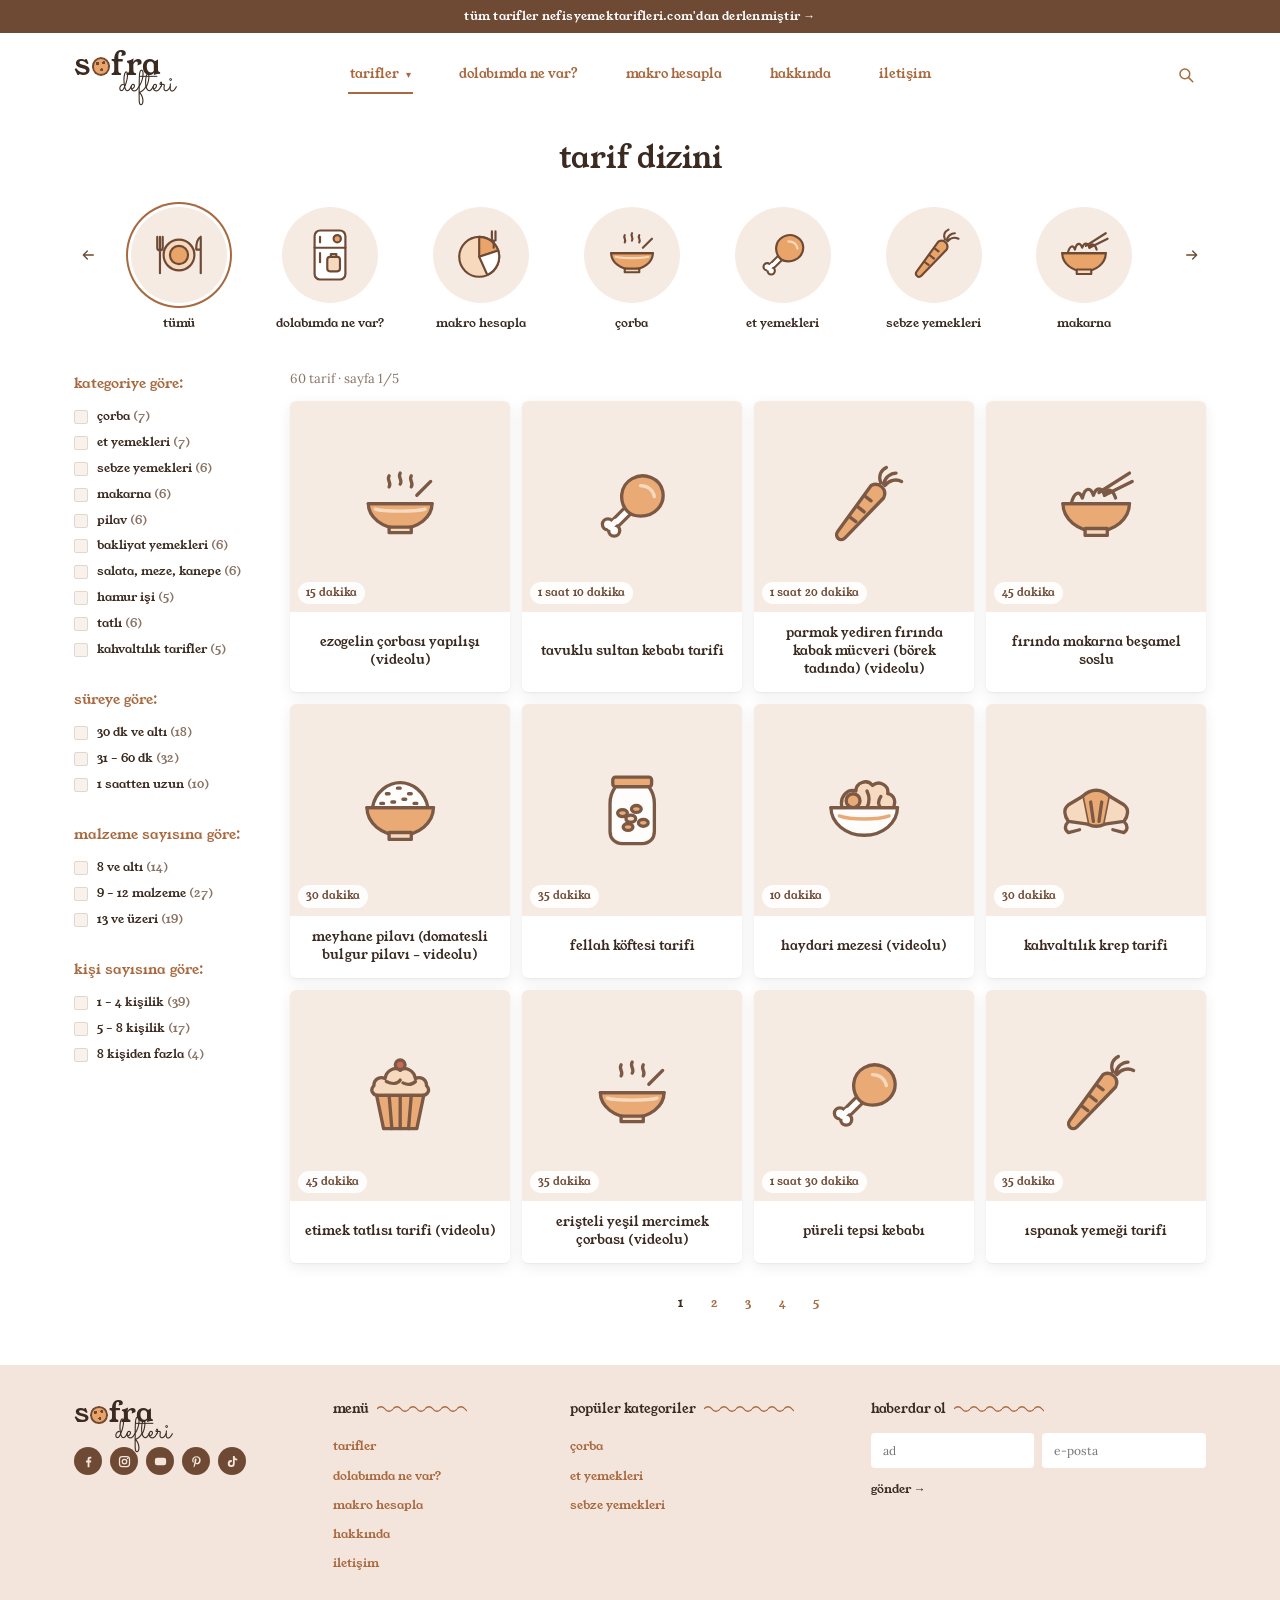
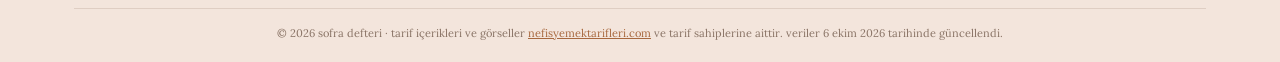
<file: frontend/index.html>
<!doctype html>
<html lang="tr">
<head>
  <meta charset="utf-8">
  <meta name="viewport" content="width=device-width, initial-scale=1">
  <title>sofra defteri · tarif dizini</title>
  <meta name="description" content="Türk mutfağından seçilmiş tarifler: kategori, süre ve malzemeye göre filtrele, dolabındaki malzemelerle yapabileceklerini bul, günlük makro ihtiyacını hesapla.">
  <!-- Paylaşım önizlemesi (WhatsApp, X, LinkedIn, Facebook...) -->
  <link rel="canonical" href="https://sofradefteri.vercel.app/">
  <meta property="og:type" content="website">
  <meta property="og:site_name" content="sofra defteri">
  <meta property="og:locale" content="tr_TR">
  <meta property="og:title" content="sofra defteri · tarif dizini">
  <meta property="og:description" content="Türk mutfağından seçilmiş tarifler: kategori, süre ve malzemeye göre filtrele, dolabındaki malzemelerle yapabileceklerini bul, günlük makro ihtiyacını hesapla.">
  <meta property="og:url" content="https://sofradefteri.vercel.app/">
  <meta property="og:image" content="https://sofradefteri.vercel.app/og-image.png">
  <meta property="og:image:width" content="1200">
  <meta property="og:image:height" content="630">
  <meta property="og:image:alt" content="sofra defteri logosu ve yemek kategorisi ikonları">
  <meta name="twitter:card" content="summary_large_image">
  <meta name="twitter:title" content="sofra defteri · tarif dizini">
  <meta name="twitter:description" content="Türk mutfağından seçilmiş tarifler: kategori, süre ve malzemeye göre filtrele, dolabındaki malzemelerle yapabileceklerini bul, günlük makro ihtiyacını hesapla.">
  <meta name="twitter:image" content="https://sofradefteri.vercel.app/og-image.png">
  <meta name="referrer" content="no-referrer">
  <link rel="icon" href="data:image/svg+xml,%3Csvg xmlns='http://www.w3.org/2000/svg' viewBox='0 0 64 64'%3E%3Ccircle cx='32' cy='32' r='30' fill='%23f6ebe3'/%3E%3Cpath d='M14 32h36a18 18 0 0 1-36 0z' fill='%23e9a46a' stroke='%236e4a35' stroke-width='3'/%3E%3C/svg%3E">
  <link rel="preconnect" href="https://fonts.googleapis.com">
  <link rel="preconnect" href="https://fonts.gstatic.com" crossorigin>
  <link href="https://fonts.googleapis.com/css2?family=Young+Serif&family=Lora:wght@400;500;600&family=Sacramento&display=swap" rel="stylesheet">
  <!-- Sayfa /tarif/... gibi alt adreslerde de açıldığı için dosya yolları kökten verilir -->
  <link rel="stylesheet" href="/frontend/css/style.css">
</head>
<body>
  <a class="skip-link" href="#main">içeriğe geç</a>

  <!-- Duyuru şeridi -->
  <div class="announce">
    <a href="https://www.nefisyemektarifleri.com" target="_blank" rel="noopener">
      tüm tarifler nefisyemektarifleri.com'dan derlenmiştir <span aria-hidden="true">→</span>
    </a>
  </div>

  <!-- Üst menü -->
  <header class="site-header">
    <div class="container header-inner">
      <a href="/" class="logo" aria-label="sofra defteri ana sayfa">
        <span class="logo-word">s<span class="logo-dot" aria-hidden="true"></span>fra</span>
        <span class="logo-script">defteri</span>
      </a>

      <button class="nav-toggle" type="button" aria-expanded="false" aria-controls="main-nav" aria-label="menüyü aç">
        <span></span><span></span><span></span>
      </button>

      <nav id="main-nav" class="main-nav" aria-label="ana menü">
        <a href="/" class="nav-link is-active" data-nav="recipes">tarifler <span class="caret" aria-hidden="true">▾</span></a>
        <a href="/dolabim" class="nav-link" data-nav="pantry">dolabımda ne var?</a>
        <a href="/makro" class="nav-link" data-nav="macro">makro hesapla</a>
        <a href="/hakkinda" class="nav-link" data-nav="about">hakkında</a>
        <a href="/iletisim" class="nav-link" data-nav="contact">iletişim</a>
      </nav>

      <button class="search-toggle" type="button" aria-expanded="false" aria-controls="search-bar" aria-label="tariflerde ara">
        <svg viewBox="0 0 24 24" width="18" height="18" aria-hidden="true"><circle cx="10.5" cy="10.5" r="6.5" fill="none" stroke="currentColor" stroke-width="2"/><path d="M15.5 15.5 21 21" stroke="currentColor" stroke-width="2" stroke-linecap="round"/></svg>
      </button>
    </div>

    <div id="search-bar" class="search-bar" hidden>
      <div class="container">
        <label class="search-field">
          <span class="visually-hidden">tarif ya da malzeme ara</span>
          <input id="search-input" type="search" placeholder="tarif adı ya da malzeme ara… (ör. mercimek, kıyma)" autocomplete="off">
        </label>
      </div>
    </div>
  </header>

  <main id="main">
    <!-- Liste görünümü -->
    <section id="view-index" class="view" aria-labelledby="index-title">
      <h1 id="index-title" class="page-title">tarif dizini</h1>

      <div class="cat-carousel container">
        <button class="carousel-arrow prev" type="button" aria-label="önceki kategoriler">
          <svg viewBox="0 0 24 24" width="16" height="16" aria-hidden="true"><path d="M20 12H5m6-6-6 6 6 6" fill="none" stroke="currentColor" stroke-width="2" stroke-linecap="round" stroke-linejoin="round"/></svg>
        </button>
        <ul id="cat-track" class="cat-track" role="list"></ul>
        <button class="carousel-arrow next" type="button" aria-label="sonraki kategoriler">
          <svg viewBox="0 0 24 24" width="16" height="16" aria-hidden="true"><path d="M4 12h15m-6-6 6 6-6 6" fill="none" stroke="currentColor" stroke-width="2" stroke-linecap="round" stroke-linejoin="round"/></svg>
        </button>
      </div>

      <div class="index-layout container">
        <button class="filter-toggle" type="button" aria-expanded="false" aria-controls="filters">
          filtrele <span id="filter-badge" class="filter-badge" hidden></span>
        </button>

        <aside id="filters" class="filters" aria-label="filtreler"></aside>

        <div class="results">
          <p id="result-info" class="result-info" aria-live="polite"></p>
          <ul id="recipe-grid" class="recipe-grid" role="list"></ul>
          <nav id="pagination" class="pagination" aria-label="sayfalar"></nav>
        </div>
      </div>
    </section>

    <!-- Dolabımda ne var? görünümü -->
    <section id="view-pantry" class="view" hidden></section>

    <!-- Makro hesaplama görünümü -->
    <section id="view-macro" class="view" hidden></section>

    <!-- Detay görünümü -->
    <section id="view-detail" class="view" hidden></section>

    <!-- Basit sayfalar -->
    <section id="view-page" class="view" hidden></section>
  </main>

  <!-- Alt bilgi -->
  <footer class="site-footer">
    <div class="container footer-grid">
      <div class="footer-brand">
        <a href="/" class="logo" aria-label="sofra defteri ana sayfa">
          <span class="logo-word">s<span class="logo-dot" aria-hidden="true"></span>fra</span>
          <span class="logo-script">defteri</span>
        </a>
        <ul class="socials" role="list">
          <li><a href="#" aria-label="facebook"><svg viewBox="0 0 24 24" aria-hidden="true"><path d="M13.5 21v-7.5H16l.4-3h-2.9V8.6c0-.9.3-1.5 1.5-1.5h1.5V4.4c-.3 0-1.2-.1-2.2-.1-2.2 0-3.7 1.3-3.7 3.8v2.4H8.1v3h2.5V21z" fill="currentColor"/></svg></a></li>
          <li><a href="#" aria-label="instagram"><svg viewBox="0 0 24 24" aria-hidden="true"><rect x="4" y="4" width="16" height="16" rx="4.5" fill="none" stroke="currentColor" stroke-width="2"/><circle cx="12" cy="12" r="3.6" fill="none" stroke="currentColor" stroke-width="2"/><circle cx="16.8" cy="7.2" r="1.1" fill="currentColor"/></svg></a></li>
          <li><a href="#" aria-label="youtube"><svg viewBox="0 0 24 24" aria-hidden="true"><rect x="3" y="6" width="18" height="12" rx="3.5" fill="currentColor"/><path d="m10.3 9.3 4.6 2.7-4.6 2.7z" fill="#f3e5dc"/></svg></a></li>
          <li><a href="#" aria-label="pinterest"><svg viewBox="0 0 24 24" aria-hidden="true"><path d="M12.2 3.5c-4.8 0-7.2 3.4-7.2 6.3 0 1.7.7 3.3 2.1 3.9.2.1.4 0 .5-.3l.2-.8c.1-.3 0-.4-.2-.6-.4-.5-.7-1.1-.7-2 0-2.6 1.9-4.9 5-4.9 2.7 0 4.2 1.7 4.2 3.9 0 2.9-1.3 5.4-3.2 5.4-1.1 0-1.9-.9-1.6-2 .3-1.3.9-2.7.9-3.6 0-.8-.5-1.5-1.4-1.5-1.1 0-2 1.1-2 2.7 0 1 .3 1.6.3 1.6l-1.4 5.8c-.4 1.7-.1 3.8 0 4 0 .1.2.2.3.1.1-.2 1.4-1.8 1.9-3.4l.7-2.8c.4.7 1.4 1.3 2.5 1.3 3.3 0 5.6-3 5.6-7.1 0-3.1-2.6-6-6.5-6z" fill="currentColor"/></svg></a></li>
          <li><a href="#" aria-label="tiktok"><svg viewBox="0 0 24 24" aria-hidden="true"><path d="M15.6 3h-2.9v12.2a2.6 2.6 0 1 1-2.6-2.6c.3 0 .5 0 .8.1v-3a5.6 5.6 0 1 0 4.7 5.5V9.1a7 7 0 0 0 4 1.3V7.5a4.1 4.1 0 0 1-4-4.5z" fill="currentColor"/></svg></a></li>
        </ul>
      </div>

      <div class="footer-col">
        <h2 class="footer-heading">menü</h2>
        <ul role="list">
          <li><a href="/">tarifler</a></li>
          <li><a href="/dolabim">dolabımda ne var?</a></li>
          <li><a href="/makro">makro hesapla</a></li>
          <li><a href="/hakkinda">hakkında</a></li>
          <li><a href="/iletisim">iletişim</a></li>
        </ul>
      </div>

      <div class="footer-col">
        <h2 class="footer-heading">popüler kategoriler</h2>
        <ul id="footer-cats" role="list"></ul>
      </div>

      <div class="footer-col footer-news">
        <h2 class="footer-heading">haberdar ol</h2>
        <form id="newsletter" class="newsletter" novalidate>
          <div class="newsletter-row">
            <label><span class="visually-hidden">adınız</span><input name="name" type="text" placeholder="ad" autocomplete="name"></label>
            <label><span class="visually-hidden">e-posta</span><input name="email" type="email" placeholder="e-posta" autocomplete="email" required></label>
          </div>
          <button type="submit" class="newsletter-send">gönder <span aria-hidden="true">→</span></button>
          <p class="newsletter-msg" role="status" aria-live="polite"></p>
        </form>
      </div>
    </div>


    <p class="copyright container">
      © <span id="year"></span> sofra defteri · tarif içerikleri ve görseller
      <a href="https://www.nefisyemektarifleri.com" target="_blank" rel="noopener">nefisyemektarifleri.com</a>
      ve tarif sahiplerine aittir. <span id="data-date"></span>
    </p>
  </footer>

  <script src="/frontend/js/icons.js"></script>
  <script src="/frontend/js/app.js"></script>
</body>
</html>
</file>
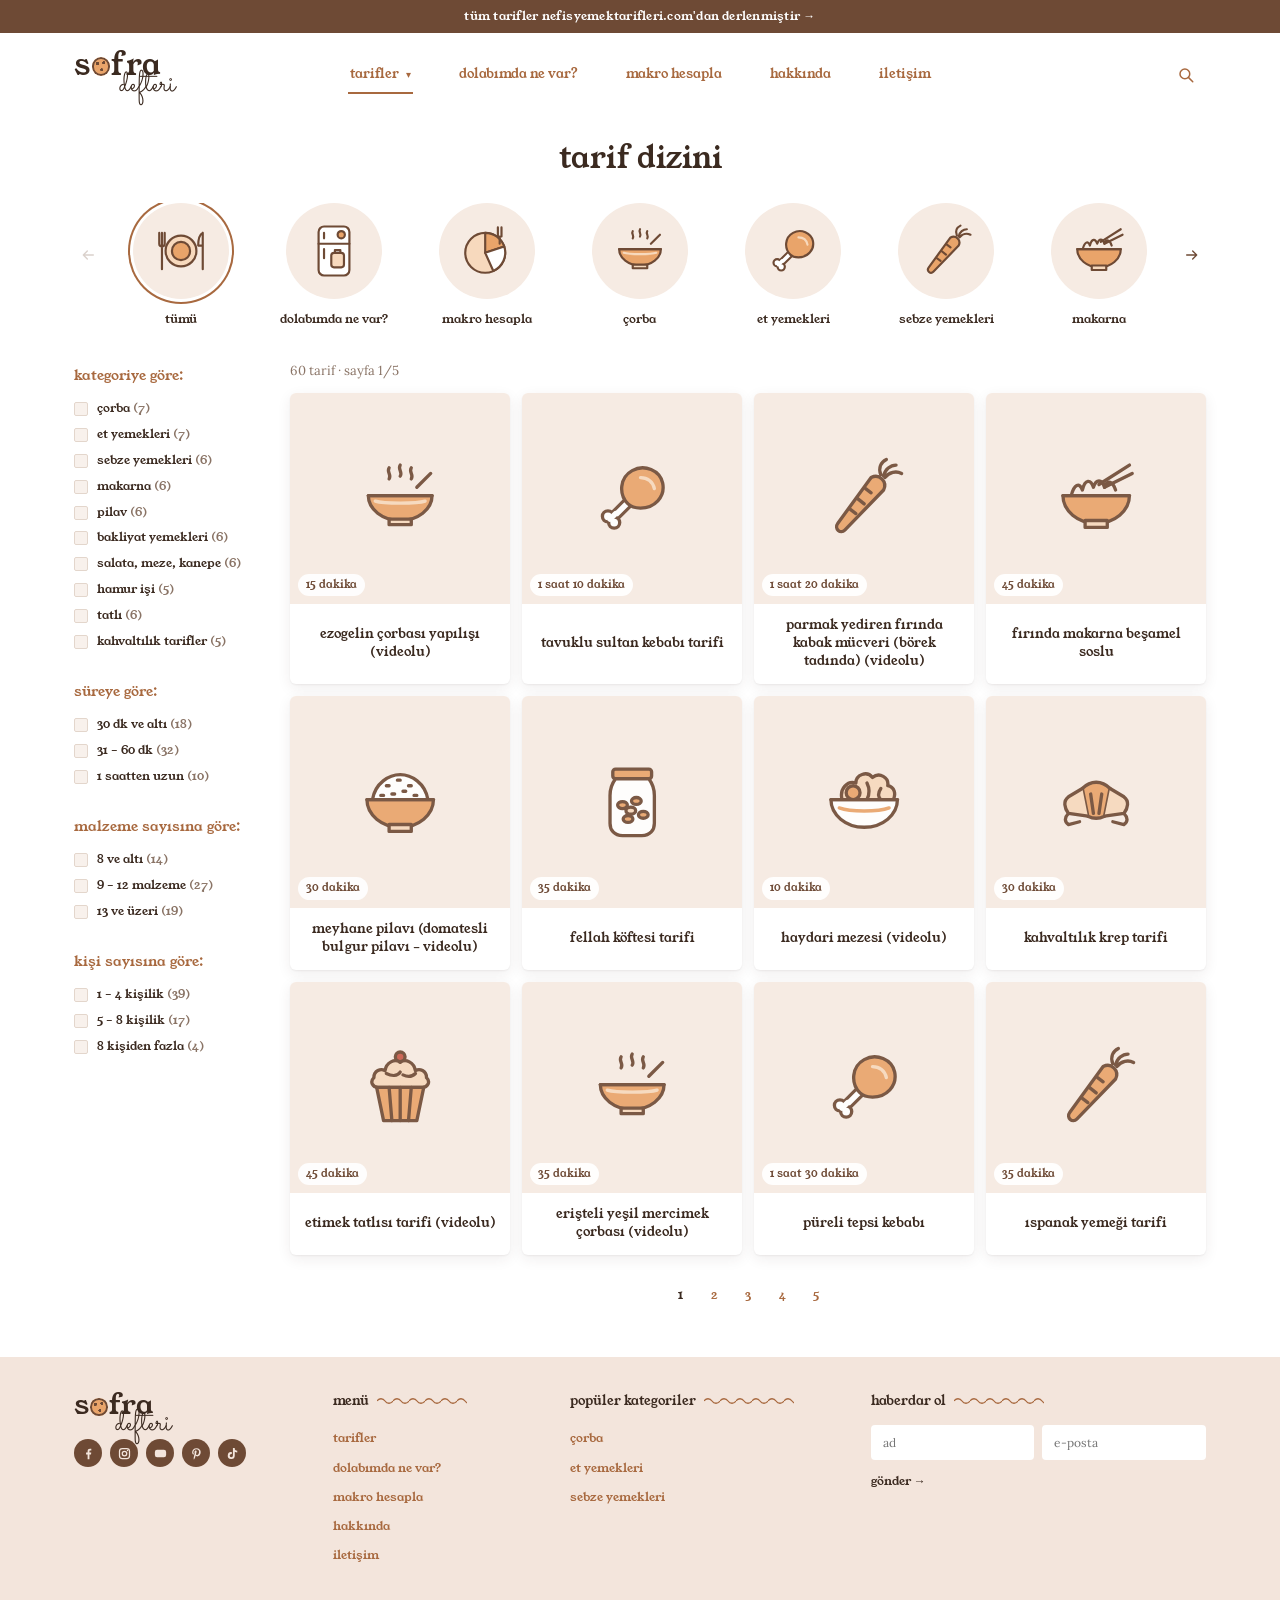
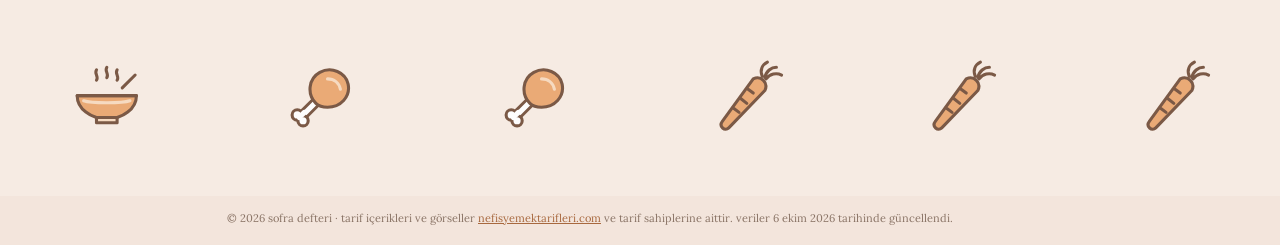
<file: tarif-sitesi/frontend/index.html>
<!doctype html>
<html lang="tr">
<head>
  <meta charset="utf-8">
  <meta name="viewport" content="width=device-width, initial-scale=1">
  <title>sofra defteri · tarif dizini</title>
  <meta name="description" content="Çorbadan tatlıya, kategori, süre ve malzeme sayısına göre filtrelenebilir tarif dizini.">
  <meta name="referrer" content="no-referrer">
  <link rel="icon" href="data:image/svg+xml,%3Csvg xmlns='http://www.w3.org/2000/svg' viewBox='0 0 64 64'%3E%3Ccircle cx='32' cy='32' r='30' fill='%23f6ebe3'/%3E%3Cpath d='M14 32h36a18 18 0 0 1-36 0z' fill='%23e9a46a' stroke='%236e4a35' stroke-width='3'/%3E%3C/svg%3E">
  <link rel="preconnect" href="https://fonts.googleapis.com">
  <link rel="preconnect" href="https://fonts.gstatic.com" crossorigin>
  <link href="https://fonts.googleapis.com/css2?family=Young+Serif&family=Lora:wght@400;500;600&family=Sacramento&display=swap" rel="stylesheet">
  <link rel="stylesheet" href="css/style.css">
</head>
<body>
  <a class="skip-link" href="#main">içeriğe geç</a>

  <!-- Duyuru şeridi -->
  <div class="announce">
    <a href="https://www.nefisyemektarifleri.com" target="_blank" rel="noopener">
      tüm tarifler nefisyemektarifleri.com'dan derlenmiştir <span aria-hidden="true">→</span>
    </a>
  </div>

  <!-- Üst menü -->
  <header class="site-header">
    <div class="container header-inner">
      <a href="#/" class="logo" aria-label="sofra defteri ana sayfa">
        <span class="logo-word">s<span class="logo-dot" aria-hidden="true"></span>fra</span>
        <span class="logo-script">defteri</span>
      </a>

      <button class="nav-toggle" type="button" aria-expanded="false" aria-controls="main-nav" aria-label="menüyü aç">
        <span></span><span></span><span></span>
      </button>

      <nav id="main-nav" class="main-nav" aria-label="ana menü">
        <a href="#/" class="nav-link is-active" data-nav="recipes">tarifler <span class="caret" aria-hidden="true">▾</span></a>
        <a href="#/dolabim" class="nav-link" data-nav="pantry">dolabımda ne var?</a>
        <a href="#/makro" class="nav-link" data-nav="macro">makro hesapla</a>
        <a href="#/hakkinda" class="nav-link" data-nav="about">hakkında</a>
        <a href="#/iletisim" class="nav-link" data-nav="contact">iletişim</a>
      </nav>

      <button class="search-toggle" type="button" aria-expanded="false" aria-controls="search-bar" aria-label="tariflerde ara">
        <svg viewBox="0 0 24 24" width="18" height="18" aria-hidden="true"><circle cx="10.5" cy="10.5" r="6.5" fill="none" stroke="currentColor" stroke-width="2"/><path d="M15.5 15.5 21 21" stroke="currentColor" stroke-width="2" stroke-linecap="round"/></svg>
      </button>
    </div>

    <div id="search-bar" class="search-bar" hidden>
      <div class="container">
        <label class="search-field">
          <span class="visually-hidden">tarif ya da malzeme ara</span>
          <input id="search-input" type="search" placeholder="tarif adı ya da malzeme ara… (ör. mercimek, kıyma)" autocomplete="off">
        </label>
      </div>
    </div>
  </header>

  <main id="main">
    <!-- Liste görünümü -->
    <section id="view-index" class="view" aria-labelledby="index-title">
      <h1 id="index-title" class="page-title">tarif dizini</h1>

      <div class="cat-carousel container">
        <button class="carousel-arrow prev" type="button" aria-label="önceki kategoriler">
          <svg viewBox="0 0 24 24" width="16" height="16" aria-hidden="true"><path d="M20 12H5m6-6-6 6 6 6" fill="none" stroke="currentColor" stroke-width="2" stroke-linecap="round" stroke-linejoin="round"/></svg>
        </button>
        <ul id="cat-track" class="cat-track" role="list"></ul>
        <button class="carousel-arrow next" type="button" aria-label="sonraki kategoriler">
          <svg viewBox="0 0 24 24" width="16" height="16" aria-hidden="true"><path d="M4 12h15m-6-6 6 6-6 6" fill="none" stroke="currentColor" stroke-width="2" stroke-linecap="round" stroke-linejoin="round"/></svg>
        </button>
      </div>

      <div class="index-layout container">
        <button class="filter-toggle" type="button" aria-expanded="false" aria-controls="filters">
          filtrele <span id="filter-badge" class="filter-badge" hidden></span>
        </button>

        <aside id="filters" class="filters" aria-label="filtreler"></aside>

        <div class="results">
          <p id="result-info" class="result-info" aria-live="polite"></p>
          <ul id="recipe-grid" class="recipe-grid" role="list"></ul>
          <nav id="pagination" class="pagination" aria-label="sayfalar"></nav>
        </div>
      </div>
    </section>

    <!-- Dolabımda ne var? görünümü -->
    <section id="view-pantry" class="view" hidden></section>

    <!-- Makro hesaplama görünümü -->
    <section id="view-macro" class="view" hidden></section>

    <!-- Detay görünümü -->
    <section id="view-detail" class="view" hidden></section>

    <!-- Basit sayfalar -->
    <section id="view-page" class="view" hidden></section>
  </main>

  <!-- Alt bilgi -->
  <footer class="site-footer">
    <div class="container footer-grid">
      <div class="footer-brand">
        <a href="#/" class="logo" aria-label="sofra defteri ana sayfa">
          <span class="logo-word">s<span class="logo-dot" aria-hidden="true"></span>fra</span>
          <span class="logo-script">defteri</span>
        </a>
        <ul class="socials" role="list">
          <li><a href="#" aria-label="facebook"><svg viewBox="0 0 24 24" aria-hidden="true"><path d="M13.5 21v-7.5H16l.4-3h-2.9V8.6c0-.9.3-1.5 1.5-1.5h1.5V4.4c-.3 0-1.2-.1-2.2-.1-2.2 0-3.7 1.3-3.7 3.8v2.4H8.1v3h2.5V21z" fill="currentColor"/></svg></a></li>
          <li><a href="#" aria-label="instagram"><svg viewBox="0 0 24 24" aria-hidden="true"><rect x="4" y="4" width="16" height="16" rx="4.5" fill="none" stroke="currentColor" stroke-width="2"/><circle cx="12" cy="12" r="3.6" fill="none" stroke="currentColor" stroke-width="2"/><circle cx="16.8" cy="7.2" r="1.1" fill="currentColor"/></svg></a></li>
          <li><a href="#" aria-label="youtube"><svg viewBox="0 0 24 24" aria-hidden="true"><rect x="3" y="6" width="18" height="12" rx="3.5" fill="currentColor"/><path d="m10.3 9.3 4.6 2.7-4.6 2.7z" fill="#f3e5dc"/></svg></a></li>
          <li><a href="#" aria-label="pinterest"><svg viewBox="0 0 24 24" aria-hidden="true"><path d="M12.2 3.5c-4.8 0-7.2 3.4-7.2 6.3 0 1.7.7 3.3 2.1 3.9.2.1.4 0 .5-.3l.2-.8c.1-.3 0-.4-.2-.6-.4-.5-.7-1.1-.7-2 0-2.6 1.9-4.9 5-4.9 2.7 0 4.2 1.7 4.2 3.9 0 2.9-1.3 5.4-3.2 5.4-1.1 0-1.9-.9-1.6-2 .3-1.3.9-2.7.9-3.6 0-.8-.5-1.5-1.4-1.5-1.1 0-2 1.1-2 2.7 0 1 .3 1.6.3 1.6l-1.4 5.8c-.4 1.7-.1 3.8 0 4 0 .1.2.2.3.1.1-.2 1.4-1.8 1.9-3.4l.7-2.8c.4.7 1.4 1.3 2.5 1.3 3.3 0 5.6-3 5.6-7.1 0-3.1-2.6-6-6.5-6z" fill="currentColor"/></svg></a></li>
          <li><a href="#" aria-label="tiktok"><svg viewBox="0 0 24 24" aria-hidden="true"><path d="M15.6 3h-2.9v12.2a2.6 2.6 0 1 1-2.6-2.6c.3 0 .5 0 .8.1v-3a5.6 5.6 0 1 0 4.7 5.5V9.1a7 7 0 0 0 4 1.3V7.5a4.1 4.1 0 0 1-4-4.5z" fill="currentColor"/></svg></a></li>
        </ul>
      </div>

      <div class="footer-col">
        <h2 class="footer-heading">menü</h2>
        <ul role="list">
          <li><a href="#/">tarifler</a></li>
          <li><a href="#/dolabim">dolabımda ne var?</a></li>
          <li><a href="#/makro">makro hesapla</a></li>
          <li><a href="#/hakkinda">hakkında</a></li>
          <li><a href="#/iletisim">iletişim</a></li>
        </ul>
      </div>

      <div class="footer-col">
        <h2 class="footer-heading">popüler kategoriler</h2>
        <ul id="footer-cats" role="list"></ul>
      </div>

      <div class="footer-col footer-news">
        <h2 class="footer-heading">haberdar ol</h2>
        <form id="newsletter" class="newsletter" novalidate>
          <div class="newsletter-row">
            <label><span class="visually-hidden">adınız</span><input name="name" type="text" placeholder="ad" autocomplete="name"></label>
            <label><span class="visually-hidden">e-posta</span><input name="email" type="email" placeholder="e-posta" autocomplete="email" required></label>
          </div>
          <button type="submit" class="newsletter-send">gönder <span aria-hidden="true">→</span></button>
          <p class="newsletter-msg" role="status" aria-live="polite"></p>
        </form>
      </div>
    </div>

    <ul id="footer-strip" class="footer-strip" role="list"></ul>

    <p class="copyright container">
      © <span id="year"></span> sofra defteri · tarif içerikleri ve görseller
      <a href="https://www.nefisyemektarifleri.com" target="_blank" rel="noopener">nefisyemektarifleri.com</a>
      ve tarif sahiplerine aittir. <span id="data-date"></span>
    </p>
  </footer>

  <script src="js/icons.js"></script>
  <script src="js/app.js"></script>
</body>
</html>
</file>
<file: frontend/css/style.css>
/* ==========================================================================
   sofra defteri — tarif dizini
   Renkler ve ölçüler tek yerden yönetilsin diye değişkenlerde tutulur.
   ========================================================================== */
:root {
  --brown-900: #3b2a20;
  --brown-700: #6e4a35;   /* duyuru şeridi, ikon çizgileri */
  --brown-500: #a8693f;   /* menü linkleri, filtre başlıkları */
  --orange-300: #e9a46a;  /* ikon dolguları */
  --orange-100: #f7d9bd;
  --cream-200: #f6ebe3;   /* kategori daireleri */
  --cream-300: #f3e5dc;   /* footer */
  --line: #eadfd6;
  --text: #2b211b;
  --muted: #8a7466;
  --white: #ffffff;
  --card-shadow: 0 1px 2px rgba(59, 42, 32, .06), 0 4px 14px rgba(59, 42, 32, .08);
  --card-shadow-hover: 0 2px 4px rgba(59, 42, 32, .08), 0 12px 28px rgba(59, 42, 32, .14);

  --font-display: "Young Serif", Georgia, "Times New Roman", serif;
  --font-body: "Lora", Georgia, serif;
  --font-script: "Sacramento", "Brush Script MT", cursive;

  --container: 1180px;
  --gutter: 24px;
  --radius: 6px;
}

*, *::before, *::after { box-sizing: border-box; }
html { -webkit-text-size-adjust: 100%; scroll-behavior: smooth; }
body {
  margin: 0;
  background: var(--white);
  color: var(--text);
  font-family: var(--font-body);
  font-size: 15px;
  line-height: 1.55;
  overflow-x: hidden;
}
img { display: block; max-width: 100%; }
a { color: inherit; }
button { font: inherit; color: inherit; cursor: pointer; }
ul[role="list"] { list-style: none; margin: 0; padding: 0; }
[hidden] { display: none !important; }

.container { width: 100%; max-width: var(--container); margin: 0 auto; padding: 0 var(--gutter); }
.visually-hidden {
  position: absolute !important; width: 1px; height: 1px; overflow: hidden;
  clip: rect(0 0 0 0); white-space: nowrap; border: 0; padding: 0; margin: -1px;
}
.skip-link { position: absolute; left: -999px; top: 8px; background: var(--brown-700); color: #fff; padding: 8px 12px; z-index: 100; }
.skip-link:focus { left: 8px; }
:focus-visible { outline: 2px solid var(--brown-500); outline-offset: 2px; }

/* ---------- Duyuru şeridi ---------- */
.announce {
  background: var(--brown-700);
  color: #fff;
  text-align: center;
  font-family: var(--font-display);
  font-size: 12px;
  letter-spacing: .02em;
  padding: 7px 16px;
}
.announce a { text-decoration: none; }
.announce a:hover { text-decoration: underline; }

/* ---------- Header ---------- */
.site-header { background: var(--white); position: relative; z-index: 20; }
.header-inner {
  display: grid;
  grid-template-columns: 1fr auto 1fr;
  align-items: center;
  height: 84px;
}
.logo { text-decoration: none; display: inline-flex; flex-direction: column; line-height: 1; color: var(--brown-900); justify-self: start; }
.logo-word { font-family: var(--font-display); font-size: 30px; letter-spacing: .01em; display: inline-flex; align-items: center; }
.logo-dot {
  /* "o" harfi yerine kurabiye benzeri küçük daire (tasarımdaki logo detayı) */
  width: .62em; height: .62em; margin: .12em .04em 0; border-radius: 50%;
  background:
    radial-gradient(circle at 30% 35%, var(--brown-700) 0 9%, transparent 10%),
    radial-gradient(circle at 65% 30%, var(--brown-700) 0 8%, transparent 9%),
    radial-gradient(circle at 55% 68%, var(--brown-700) 0 9%, transparent 10%),
    var(--orange-300);
  box-shadow: inset 0 0 0 2px var(--brown-700);
}
.logo-script { font-family: var(--font-script); font-size: 30px; color: var(--brown-900); margin: -10px 0 0 52%; }

.main-nav { display: flex; gap: 44px; justify-self: center; }
.nav-link {
  font-family: var(--font-display);
  font-size: 13px;
  color: var(--brown-500);
  text-decoration: none;
  padding: 8px 2px;
  border-bottom: 2px solid transparent;
}
.nav-link .caret { font-size: 10px; margin-left: 4px; }
.nav-link:hover { color: var(--brown-700); }
.nav-link.is-active { border-bottom-color: var(--brown-500); }

.search-toggle {
  justify-self: end; border: 0; background: none; color: var(--brown-500);
  width: 40px; height: 40px; border-radius: 50%; display: grid; place-items: center;
}
.search-toggle:hover, .search-toggle[aria-expanded="true"] { background: var(--cream-200); }

.nav-toggle { display: none; }

.search-bar { border-top: 1px solid var(--line); border-bottom: 1px solid var(--line); background: var(--white); padding: 14px 0; }
.search-field input {
  width: 100%; border: 1px solid var(--line); border-radius: 999px;
  padding: 11px 18px; font: 15px var(--font-body); color: var(--text); background: #fffdfb;
}
.search-field input:focus { outline: none; border-color: var(--brown-500); box-shadow: 0 0 0 3px var(--cream-200); }

/* ---------- Sayfa başlığı ---------- */
.page-title {
  font-family: var(--font-display);
  font-weight: 400;
  font-size: 30px;
  text-align: center;
  color: var(--brown-900);
  margin: 18px 0 22px;
}

/* ---------- Kategori karuseli ---------- */
.cat-carousel { display: flex; align-items: flex-start; gap: 8px; margin: -6px auto 32px; }
.carousel-arrow {
  flex: 0 0 auto; margin-top: 44px; border: 0; background: none; color: var(--brown-700);
  width: 28px; height: 28px; border-radius: 50%; display: grid; place-items: center;
}
.carousel-arrow:hover { background: var(--cream-200); }
.carousel-arrow:disabled { opacity: .25; cursor: default; background: none; }
/* ".cat-carousel .cat-track": üstteki ul[role="list"] { padding: 0 } sıfırlamasını ezmek için */
.cat-carousel .cat-track {
  flex: 1; display: flex; gap: 12px; overflow-x: auto; scroll-snap-type: x mandatory;
  /* Seçili dairenin halkası (5px) + hover yükselmesi (3px) kesilmesin diye 10px iç boşluk */
  scrollbar-width: none; scroll-behavior: smooth; padding: 10px 8px;
}
.cat-track::-webkit-scrollbar { display: none; }
.cat-track li { flex: 0 0 calc((100% - 6 * 12px) / 7); scroll-snap-align: start; }
.cat-item {
  width: 100%; border: 0; background: none; padding: 0;
  display: flex; flex-direction: column; align-items: center; gap: 12px;
}
.cat-circle {
  width: 96px; height: 96px; border-radius: 50%; background: var(--cream-200);
  display: grid; place-items: center; transition: transform .2s ease, box-shadow .2s ease;
}
.cat-circle svg { width: 58px; height: 58px; }
.cat-item:hover .cat-circle { transform: translateY(-3px); }
.cat-item.is-active .cat-circle { box-shadow: 0 0 0 3px var(--white), 0 0 0 5px var(--brown-500); }
.cat-label { font-family: var(--font-display); font-size: 12px; color: var(--brown-900); text-align: center; line-height: 1.3; }

/* ---------- Liste düzeni ---------- */
.index-layout { display: grid; grid-template-columns: 190px 1fr; gap: 26px; align-items: start; padding-bottom: 48px; }

.filter-toggle { display: none; }

.filters { position: sticky; top: 16px; }
.filter-group { border: 0; margin: 0 0 26px; padding: 0; }
.filter-group legend {
  font-family: var(--font-display); font-size: 14px; color: var(--brown-500);
  padding: 0; margin-bottom: 10px;
}
.filter-option {
  display: flex; align-items: center; gap: 9px; font-family: var(--font-display);
  font-size: 11.5px; color: var(--brown-900); padding: 4px 0; cursor: pointer; user-select: none;
}
.filter-option input {
  appearance: none; -webkit-appearance: none; margin: 0; flex: 0 0 auto;
  width: 14px; height: 14px; border: 1px solid #e3d6cc; background: #f8f1ec; border-radius: 2px;
  display: grid; place-items: center; cursor: pointer;
}
.filter-option input:checked { background: var(--brown-500); border-color: var(--brown-500); }
.filter-option input:checked::after { content: ""; width: 7px; height: 4px; border: 2px solid #fff; border-top: 0; border-right: 0; transform: translateY(-1px) rotate(-45deg); }
.filter-option input:disabled + span { opacity: .4; }
.filter-option .count { color: var(--muted); }
.filter-clear {
  border: 0; background: none; padding: 0; font-family: var(--font-display); font-size: 12px;
  color: var(--brown-500); text-decoration: underline; text-underline-offset: 3px;
}

.result-info { margin: -4px 0 12px; font-size: 13px; color: var(--muted); min-height: 1.4em; }
.result-info button { border: 0; background: none; padding: 0; color: var(--brown-500); text-decoration: underline; font-size: 13px; }

/* ---------- Kartlar ---------- */
.recipe-grid { display: grid; grid-template-columns: repeat(4, minmax(0, 1fr)); gap: 12px; }
.recipe-card {
  height: 100%; display: flex; flex-direction: column; background: var(--white);
  border-radius: var(--radius); box-shadow: var(--card-shadow); overflow: hidden;
  text-decoration: none; transition: box-shadow .2s ease, transform .2s ease;
}
.recipe-card:hover { box-shadow: var(--card-shadow-hover); transform: translateY(-2px); }
.card-media { position: relative; aspect-ratio: 1 / .96; background: var(--cream-200); overflow: hidden; }
.card-media img { width: 100%; height: 100%; object-fit: cover; transition: transform .4s ease; }
.recipe-card:hover .card-media img { transform: scale(1.04); }
.card-badge {
  position: absolute; left: 8px; bottom: 8px; background: rgba(255, 255, 255, .92); color: var(--brown-700);
  font-family: var(--font-display); font-size: 10.5px; padding: 3px 8px; border-radius: 999px;
}
.card-title {
  font-family: var(--font-display); font-weight: 400; font-size: 12.5px; line-height: 1.45;
  color: var(--brown-900); text-align: center; margin: 0; padding: 12px 12px 14px;
  text-transform: lowercase; flex: 1; display: flex; align-items: center; justify-content: center;
}
.img-fallback { width: 100%; height: 100%; display: grid; place-items: center; background: var(--cream-200); }
.img-fallback svg { width: 42%; height: 42%; opacity: .9; }

.empty-state { grid-column: 1 / -1; text-align: center; padding: 60px 20px; color: var(--muted); }
.empty-state strong { display: block; font-family: var(--font-display); font-weight: 400; font-size: 18px; color: var(--brown-900); margin-bottom: 6px; }

/* İskelet yükleniyor kartları */
.skeleton .card-media, .skeleton .card-title span {
  background: linear-gradient(90deg, #f6ede6 0%, #fbf5f1 50%, #f6ede6 100%); background-size: 200% 100%;
  animation: shimmer 1.2s infinite linear;
}
.skeleton .card-title span { display: block; width: 70%; height: 12px; border-radius: 4px; }
@keyframes shimmer { to { background-position: -200% 0; } }

/* ---------- Sayfalama ---------- */
.pagination { display: flex; justify-content: center; flex-wrap: wrap; gap: 6px; margin-top: 26px; }
.page-btn {
  min-width: 28px; height: 28px; border: 0; background: none; border-radius: 4px;
  font-family: var(--font-display); font-size: 12px; color: var(--brown-500);
}
.page-btn:hover { background: var(--cream-200); }
.page-btn[aria-current="page"] { color: var(--brown-900); font-size: 13px; }
.page-btn:disabled { opacity: .3; cursor: default; background: none; }

/* ---------- Detay ---------- */
.detail { padding: 8px 0 56px; }
.breadcrumb { font-family: var(--font-display); font-size: 12px; color: var(--muted); margin: 6px 0 22px; display: flex; flex-wrap: wrap; gap: 6px; }
.breadcrumb a { color: var(--brown-500); text-decoration: none; }
.breadcrumb a:hover { text-decoration: underline; }
.detail-grid { display: grid; grid-template-columns: minmax(0, 1.05fr) minmax(0, 1fr); gap: 44px; align-items: start; }
.detail-media { position: sticky; top: 16px; border-radius: 10px; overflow: hidden; box-shadow: var(--card-shadow); aspect-ratio: 4 / 3.4; background: var(--cream-200); }
.detail-media img { width: 100%; height: 100%; object-fit: cover; }
.detail-cat {
  display: inline-block; font-family: var(--font-display); font-size: 12px; color: var(--brown-500);
  background: var(--cream-200); border-radius: 999px; padding: 4px 12px; text-decoration: none;
}
.detail-title { font-family: var(--font-display); font-weight: 400; font-size: 32px; line-height: 1.2; color: var(--brown-900); margin: 14px 0 20px; text-transform: lowercase; }
.detail-meta { display: grid; grid-template-columns: repeat(3, 1fr); border-top: 1px solid var(--line); border-bottom: 1px solid var(--line); margin-bottom: 26px; }
.meta-item { padding: 14px 8px; text-align: center; }
.meta-item + .meta-item { border-left: 1px solid var(--line); }
.meta-item svg { width: 26px; height: 26px; margin: 0 auto 6px; color: var(--brown-500); }
.meta-label { display: block; font-size: 11px; color: var(--muted); text-transform: lowercase; }
.meta-value { display: block; font-family: var(--font-display); font-size: 14px; color: var(--brown-900); }
.ing-head { display: flex; align-items: baseline; justify-content: space-between; gap: 12px; margin-bottom: 8px; }
.ing-head h2 { font-family: var(--font-display); font-weight: 400; font-size: 19px; color: var(--brown-500); margin: 0; }
.ing-head span { font-size: 12px; color: var(--muted); }
.ing-list { margin-bottom: 26px; }
.ing-item { display: flex; gap: 12px; align-items: flex-start; padding: 9px 0; border-bottom: 1px dashed var(--line); cursor: pointer; }
.ing-item input { margin-top: 5px; accent-color: var(--brown-500); width: 15px; height: 15px; flex: 0 0 auto; }
.ing-item input:checked + span { text-decoration: line-through; color: var(--muted); }
.btn-primary {
  display: inline-flex; align-items: center; gap: 8px; background: var(--brown-700); color: #fff;
  font-family: var(--font-display); font-size: 14px; text-decoration: none; padding: 12px 22px; border-radius: 999px;
  transition: background .2s ease;
}
.btn-primary:hover { background: var(--brown-900); }
.source-note { font-size: 12px; color: var(--muted); margin-top: 10px; }
.related { margin-top: 56px; }
.related h2 { font-family: var(--font-display); font-weight: 400; font-size: 22px; text-align: center; color: var(--brown-900); margin: 0 0 22px; }

/* ---------- Dolabımda ne var? ---------- */
.pantry { padding-bottom: 56px; }
.pantry .page-title { margin-bottom: 6px; }
.pantry-lead { text-align: center; color: var(--muted); max-width: 560px; margin: 0 auto 30px; }
.pantry-layout { display: grid; grid-template-columns: 320px minmax(0, 1fr); gap: 30px; align-items: start; }
.pantry-panel {
  position: sticky; top: 16px; max-height: calc(100vh - 32px); overflow-y: auto;
  background: #fffaf6; border: 1px solid var(--line); border-radius: 10px; padding: 18px;
}
.pantry-panel .search-field input { padding: 9px 14px; font-size: 14px; }
.pantry-selected { margin: 14px 0 6px; }
.pantry-selected-head { display: flex; justify-content: space-between; align-items: baseline; margin-bottom: 8px; font-family: var(--font-display); font-size: 13px; color: var(--brown-900); }
.pantry-hint { font-size: 13px; color: var(--muted); margin: 0; }
.staple-toggle { margin: 6px 0 14px; padding: 10px 0; border-top: 1px dashed var(--line); border-bottom: 1px dashed var(--line); font-size: 12px; }
.pantry-group { margin-bottom: 18px; }
.chip-list { display: flex; flex-wrap: wrap; gap: 6px; }
.chip {
  border: 1px solid var(--line); background: #fff; border-radius: 999px; padding: 5px 11px;
  font-family: var(--font-display); font-size: 12px; color: var(--brown-900); line-height: 1.3;
  transition: background .15s, border-color .15s, color .15s;
}
.chip:hover { border-color: var(--brown-500); }
.chip.is-on { background: var(--brown-500); border-color: var(--brown-500); color: #fff; }
.chip-count { color: var(--muted); font-size: 10.5px; margin-left: 2px; }
.chip.is-on .chip-count { color: rgba(255, 255, 255, .8); }

.pantry-results { min-height: 320px; scroll-margin-top: 16px; }
.pantry-jump { display: none; }
.pantry-empty {
  display: flex; flex-direction: column; align-items: center; text-align: center; gap: 10px;
  padding: 46px 20px; border: 1px dashed var(--line); border-radius: 12px;
}
.pantry-empty strong { font-family: var(--font-display); font-weight: 400; font-size: 19px; color: var(--brown-900); }
.pantry-empty p { margin: 0; color: var(--muted); font-size: 14px; }
.pantry-empty .chip-list { justify-content: center; max-width: 460px; }
.pantry-none { background: var(--cream-200); border-radius: 10px; padding: 16px 18px; margin-bottom: 26px; color: var(--brown-700); font-size: 14px; }
.pantry-none strong { display: block; font-family: var(--font-display); font-weight: 400; font-size: 16px; color: var(--brown-900); }
.pantry-section + .pantry-section { margin-top: 36px; }
.pantry-section h2 { font-family: var(--font-display); font-weight: 400; font-size: 20px; color: var(--brown-900); margin: 0 0 14px; }
.pantry-section h2 span { color: var(--muted); font-size: 15px; }
.pantry-grid { grid-template-columns: repeat(3, minmax(0, 1fr)); }
.card-match { padding: 0 12px 13px; margin-top: -4px; }
.match-bar { height: 5px; border-radius: 999px; background: var(--cream-200); overflow: hidden; }
.match-bar span { display: block; height: 100%; background: var(--orange-300); border-radius: inherit; }
.match-bar.is-ready span { background: #7d9a5a; }
.match-text { margin: 7px 0 0; font-size: 11.5px; line-height: 1.4; color: var(--muted); text-align: center; }
.match-text strong { color: var(--brown-700); font-weight: 600; }
.match-text.is-ready { color: #5f7d40; }
.pantry-note { background: var(--cream-200); border-radius: 8px; padding: 10px 14px; font-size: 13px; color: var(--brown-700); margin: -10px 0 20px; }
.pantry-note a { color: var(--brown-500); }

/* ---------- Makro hesaplama ---------- */
.macro { padding: 28px var(--gutter) 64px; }
.calc { max-width: 980px; margin: 0 auto; }
.calc-box {
  position: relative; border: 2px solid #ebe4de; border-radius: 16px; margin: 0; padding: 26px 30px 22px; min-width: 0;
}
.calc-legend {
  font-family: var(--font-display); font-size: 21px; color: var(--brown-900);
  background: var(--cream-200); border-radius: 8px; padding: 10px 20px; margin-left: -6px;
}
.calc-required { margin: 4px 0 22px; font-size: 15px; }
.req { color: #c8372d; font-weight: 700; }
.calc-row { display: grid; grid-template-columns: 220px minmax(0, 1fr); gap: 6px 18px; align-items: start; padding: 10px 0; }
.calc-label { font-family: var(--font-display); font-size: 16px; color: var(--brown-900); padding-top: 6px; }
.calc-control { min-width: 0; }
.calc-stack { display: grid; gap: 14px; padding-top: 6px; }
.calc-radio { display: inline-flex; align-items: center; gap: 10px; font-size: 16px; cursor: pointer; width: fit-content; }
.calc-radio input { width: 18px; height: 18px; margin: 0; accent-color: var(--brown-700); }
.calc-select {
  width: 100%; max-width: 620px; font: 16px var(--font-body); color: var(--text); background: #fff;
  border: 2px solid var(--brown-500); border-radius: 6px; padding: 10px 12px;
}
.calc-inline { display: flex; align-items: center; gap: 12px; }
.calc-input {
  width: 96px; height: 46px; border: 1px solid #d9d2cc; border-radius: 2px; padding: 0 10px;
  font: 16px var(--font-body); color: var(--text); box-shadow: inset 0 1px 2px rgba(0, 0, 0, .05);
}
.calc-input:focus, .calc-select:focus { outline: none; border-color: var(--brown-700); box-shadow: 0 0 0 3px var(--cream-200); }
.calc-hint { font-size: 16px; color: var(--muted); }
.calc-error { margin: 6px 0 0; font-size: 13px; color: #b3372c; min-height: 0; }
.calc-error:empty { display: none; }
.has-error .calc-input, .has-error .calc-select { border-color: #c8372d; }
.calc-actions { display: flex; justify-content: space-between; align-items: center; gap: 16px; margin: 22px 0 0 238px; max-width: 760px; }
.calc-btn { border: 0; border-radius: 4px; font-family: var(--font-display); font-size: 20px; padding: 16px 52px; box-shadow: 0 2px 6px rgba(0, 0, 0, .12); transition: filter .15s, transform .15s; }
.calc-btn:hover { filter: brightness(1.06); transform: translateY(-1px); }
.calc-btn-primary { background: var(--brown-700); color: #fff; }
.calc-btn-reset { background: #efefef; color: #1f1f1f; }
.calc-tools { display: flex; justify-content: flex-end; gap: 10px; margin-top: 26px; flex-wrap: wrap; }
.calc-pill {
  display: inline-flex; align-items: center; gap: 10px; border: 0; border-radius: 10px; padding: 10px 18px;
  background: var(--cream-200); color: var(--brown-900); font-family: var(--font-display); font-size: 15px;
}
.calc-pill:hover { background: var(--orange-100); }
.calc-toast { text-align: right; font-size: 13px; color: var(--brown-700); margin: 8px 0 0; min-height: 1.2em; word-break: break-all; }
.embed-box { margin-top: 10px; display: grid; gap: 8px; }
.embed-box label { font-size: 13px; color: var(--muted); }
.embed-box textarea { width: 100%; font: 12px ui-monospace, SFMono-Regular, Menlo, monospace; border: 1px solid var(--line); border-radius: 8px; padding: 10px; resize: vertical; background: #fffaf6; }
.embed-box .calc-pill { justify-self: end; }

.macro-result { max-width: 1180px; margin: 0 auto; scroll-margin-top: 16px; }
.macro-result:not(:empty) { margin-top: 40px; }
.macro-heading { font-family: var(--font-display); font-weight: 400; font-size: 24px; color: var(--brown-900); margin: 0 0 16px; }
.macro-summary { background: #fffaf6; border: 1px solid var(--line); border-radius: 14px; padding: 24px; }
.macro-grid { display: grid; grid-template-columns: 1.1fr repeat(3, 1fr); gap: 14px; }
.macro-kcal { background: var(--brown-700); color: #fff; border-radius: 12px; padding: 18px; display: flex; flex-direction: column; justify-content: center; }
.macro-kcal-value { font-family: var(--font-display); font-size: 40px; line-height: 1.05; }
.macro-kcal-unit { font-size: 14px; opacity: .85; }
.macro-kcal-goal { margin-top: 10px; font-size: 13px; background: rgba(255, 255, 255, .14); border-radius: 999px; padding: 3px 10px; width: fit-content; }
.macro-tile { background: #fff; border: 1px solid var(--line); border-radius: 12px; padding: 16px; display: flex; flex-direction: column; gap: 4px; }
.macro-tile-label { font-size: 13px; color: var(--muted); }
.macro-tile-value { font-family: var(--font-display); font-size: 28px; color: var(--brown-900); }
.macro-tile-pct { font-size: 12px; color: var(--muted); }
.macro-bar { height: 6px; background: var(--cream-200); border-radius: 999px; overflow: hidden; margin: 4px 0; }
.macro-bar span { display: block; height: 100%; border-radius: inherit; }
.is-protein .macro-bar span { background: #8a5a3c; }
.is-carbs .macro-bar span { background: var(--orange-300); }
.is-fat .macro-bar span { background: #c9a24a; }
.macro-facts { display: grid; grid-template-columns: repeat(4, 1fr); gap: 10px; margin: 18px 0 0; }
.macro-facts div { border-top: 1px dashed var(--line); padding-top: 10px; }
.macro-facts dt { font-size: 12px; color: var(--muted); }
.macro-facts dd { margin: 2px 0 0; font-family: var(--font-display); font-size: 16px; color: var(--brown-900); }
.macro-notes { margin: 16px 0 0; padding-left: 18px; font-size: 12.5px; color: var(--muted); }
.macro-notes li + li { margin-top: 4px; }
.macro-recipes { margin-top: 40px; }
.macro-recipes-head { display: flex; justify-content: space-between; align-items: baseline; gap: 16px; flex-wrap: wrap; }
.macro-recipes-head .macro-heading { margin-bottom: 6px; }
.macro-filter { font-family: var(--font-display); font-size: 13px; color: var(--brown-700); }
.macro-filter select { margin-left: 6px; font: 13px var(--font-body); border: 1px solid var(--line); border-radius: 999px; padding: 6px 12px; background: #fff; color: var(--text); }
.macro-recipes-lead { margin: 0 0 16px; font-size: 13.5px; color: var(--muted); }
.card-flag {
  position: absolute; right: 8px; top: 8px; background: #5f7d40; color: #fff; font-family: var(--font-display);
  font-size: 10.5px; padding: 3px 8px; border-radius: 999px;
}
.card-nutri { padding: 0 12px 13px; margin-top: -4px; text-align: center; }
.nutri-portion { margin: 0; font-size: 11.5px; color: var(--muted); }
.nutri-portion strong { color: var(--brown-700); font-weight: 600; }
.nutri-macros { display: flex; justify-content: center; gap: 6px; margin: 7px 0 0; }
.nutri-macros span { background: var(--cream-200); color: var(--brown-700); border-radius: 999px; padding: 2px 8px; font-size: 11px; font-family: var(--font-display); }

.detail-nutri { border: 1px solid var(--line); border-radius: 10px; padding: 12px 14px; margin: -8px 0 22px; }
.detail-nutri-head { display: flex; justify-content: space-between; align-items: baseline; margin-bottom: 8px; }
.detail-nutri-head h2 { font-family: var(--font-display); font-weight: 400; font-size: 15px; color: var(--brown-500); margin: 0; }
.detail-nutri-head span { font-size: 11.5px; color: var(--muted); }
.detail-nutri-grid { display: grid; grid-template-columns: repeat(4, 1fr); text-align: center; }
.detail-nutri-grid div + div { border-left: 1px solid var(--line); }
.detail-nutri-grid strong { display: block; font-family: var(--font-display); font-weight: 400; font-size: 17px; color: var(--brown-900); }
.detail-nutri-grid span { font-size: 11px; color: var(--muted); }

/* Sitene Ekle: iframe içinde yalnızca araç görünür */
.is-embed .announce, .is-embed .site-header, .is-embed .site-footer, .is-embed .skip-link { display: none !important; }
.is-embed .macro { padding-top: 12px; }

/* ---------- Basit sayfa ---------- */
.simple-page { max-width: 680px; margin: 0 auto; padding: 10px var(--gutter) 64px; }
.simple-page p { font-size: 16px; }
.simple-page a { color: var(--brown-500); }

/* ---------- Footer ---------- */
.site-footer { background: var(--cream-300); padding-top: 34px; }
.footer-grid { display: grid; grid-template-columns: 1.1fr 1fr 1.3fr 1.6fr; gap: 28px; padding-bottom: 28px; }
.footer-brand .logo-word { font-size: 28px; }
.socials { display: flex; gap: 8px; margin-top: 22px; }
.socials a {
  width: 28px; height: 28px; border-radius: 50%; background: var(--brown-700); color: var(--cream-300);
  display: grid; place-items: center; transition: background .2s;
}
.socials a:hover { background: var(--brown-500); }
.socials svg { width: 15px; height: 15px; }
.footer-heading {
  font-family: var(--font-display); font-weight: 400; font-size: 13px; color: var(--brown-900);
  margin: 0 0 14px; display: flex; align-items: center; gap: 8px;
}
.footer-heading::after {
  /* tasarımdaki dalgalı çizgi */
  content: ""; flex: 1; max-width: 90px; height: 8px;
  background: url("data:image/svg+xml,%3Csvg xmlns='http://www.w3.org/2000/svg' width='16' height='8' viewBox='0 0 16 8'%3E%3Cpath d='M0 4c2-3 6-3 8 0s6 3 8 0' fill='none' stroke='%23a8693f' stroke-width='1.3'/%3E%3C/svg%3E") repeat-x left center;
}
.footer-col ul li { margin-bottom: 6px; }
.footer-col a { font-family: var(--font-display); font-size: 12px; color: var(--brown-500); text-decoration: none; }
.footer-col a:hover { text-decoration: underline; }
.newsletter-row { display: grid; grid-template-columns: 1fr 1fr; gap: 8px; }
.newsletter input {
  width: 100%; border: 0; border-radius: 4px; background: #fff; padding: 10px 12px;
  font: 12px var(--font-body); color: var(--text);
}
.newsletter input:focus { outline: 2px solid var(--brown-500); }
.newsletter input[aria-invalid="true"] { outline: 2px solid #c0553a; }
.newsletter-send { border: 0; background: none; padding: 0; margin-top: 12px; font-family: var(--font-display); font-size: 12px; color: var(--brown-900); }
.newsletter-send:hover { color: var(--brown-500); }
.newsletter-msg { font-size: 12px; color: var(--brown-700); margin: 8px 0 0; min-height: 1.2em; }

/* margin: 0 auto -> .container ortalaması korunur; ayırıcı çizgi ::before ile içerik genişliğinde kalır */
.copyright { font-size: 11px; color: var(--muted); text-align: center; margin: 0 auto; padding-bottom: 20px; }
.copyright::before { content: ""; display: block; height: 1px; background: rgba(110, 74, 53, .15); margin-bottom: 16px; }
.copyright a { color: var(--brown-500); }

/* ==========================================================================
   Duyarlı düzen
   ========================================================================== */
@media (max-width: 1080px) {
  .recipe-grid { grid-template-columns: repeat(3, minmax(0, 1fr)); }
  .pantry-grid { grid-template-columns: repeat(2, minmax(0, 1fr)); }
  .main-nav { gap: 22px; }
  .cat-track li { flex-basis: calc((100% - 4 * 12px) / 5); }
}

@media (max-width: 860px) {
  :root { --gutter: 16px; }
  .header-inner { grid-template-columns: auto 1fr auto auto; height: 70px; gap: 6px; }
  .logo-word { font-size: 25px; }
  .logo-script { font-size: 25px; }
  .nav-toggle {
    display: grid; gap: 4px; justify-self: end; border: 0; background: none; width: 40px; height: 40px; place-content: center; grid-column: 3;
  }
  .nav-toggle span { display: block; width: 20px; height: 2px; background: var(--brown-700); border-radius: 2px; }
  .search-toggle { grid-column: 4; grid-row: 1; }
  .main-nav {
    display: none; position: absolute; left: 0; right: 0; top: 70px; background: #fff;
    flex-direction: column; gap: 0; padding: 6px var(--gutter) 14px; border-bottom: 1px solid var(--line);
    box-shadow: 0 12px 24px rgba(59, 42, 32, .08);
  }
  .main-nav.is-open { display: flex; }
  .nav-link { padding: 12px 0; font-size: 15px; border-bottom: 1px solid var(--line); }
  .nav-link.is-active { border-bottom-color: var(--line); color: var(--brown-900); }

  .page-title { font-size: 26px; }
  .carousel-arrow { display: none; }
  .cat-track li { flex-basis: 92px; }
  .cat-circle { width: 76px; height: 76px; }
  .cat-circle svg { width: 46px; height: 46px; }
  .cat-carousel { margin-bottom: 22px; padding-right: 0; }

  .index-layout { grid-template-columns: 1fr; gap: 14px; }
  .filter-toggle {
    display: inline-flex; align-items: center; gap: 8px; justify-self: start; border: 1px solid var(--line); background: #fff;
    border-radius: 999px; padding: 8px 16px; font-family: var(--font-display); font-size: 13px; color: var(--brown-700);
  }
  .filter-badge { background: var(--brown-500); color: #fff; border-radius: 999px; font-size: 11px; min-width: 18px; padding: 0 6px; text-align: center; }
  .filters { display: none; position: static; background: #fffaf6; border: 1px solid var(--line); border-radius: 10px; padding: 16px; }
  .filters.is-open { display: grid; grid-template-columns: repeat(auto-fit, minmax(150px, 1fr)); gap: 0 18px; }
  .filters .filter-actions { grid-column: 1 / -1; }
  .recipe-grid { grid-template-columns: repeat(2, minmax(0, 1fr)); }

  .detail-grid { grid-template-columns: 1fr; gap: 24px; }
  .pantry-layout { grid-template-columns: 1fr; gap: 20px; }
  .pantry-panel { position: static; max-height: none; overflow: visible; }
  .calc-box { padding: 20px 16px 18px; }
  .calc-legend { font-size: 17px; padding: 8px 14px; margin-left: 0; }
  .calc-row { grid-template-columns: 1fr; padding: 8px 0; }
  .calc-label { padding-top: 0; }
  .calc-actions { margin-left: 0; }
  .calc-btn { flex: 1; padding: 14px 10px; font-size: 18px; }
  .macro-grid { grid-template-columns: 1fr 1fr; }
  .macro-kcal { grid-column: 1 / -1; }
  .macro-facts { grid-template-columns: 1fr 1fr; }
  .pantry-jump:not([hidden]) {
    display: block; position: sticky; bottom: 12px; width: 100%; margin-top: 8px; border: 0; border-radius: 999px;
    background: var(--brown-700); color: #fff; font-family: var(--font-display); font-size: 14px; padding: 12px 16px;
    box-shadow: 0 6px 18px rgba(59, 42, 32, .25);
  }
  .pantry-grid { grid-template-columns: repeat(2, minmax(0, 1fr)); }
  .detail-media { position: static; }
  .detail-title { font-size: 26px; }

  .footer-grid { grid-template-columns: 1fr 1fr; }
  .footer-brand, .footer-news { grid-column: 1 / -1; }
}

@media (max-width: 420px) {
  .card-title { font-size: 12px; padding: 10px 8px 12px; }
  .newsletter-row { grid-template-columns: 1fr; }
}

@media (prefers-reduced-motion: reduce) {
  *, *::before, *::after { transition: none !important; animation: none !important; scroll-behavior: auto !important; }
}
</file>
<file: tarif-sitesi/frontend/css/style.css>
/* ==========================================================================
   sofra defteri — tarif dizini
   Renkler ve ölçüler tek yerden yönetilsin diye değişkenlerde tutulur.
   ========================================================================== */
:root {
  --brown-900: #3b2a20;
  --brown-700: #6e4a35;   /* duyuru şeridi, ikon çizgileri */
  --brown-500: #a8693f;   /* menü linkleri, filtre başlıkları */
  --orange-300: #e9a46a;  /* ikon dolguları */
  --orange-100: #f7d9bd;
  --cream-200: #f6ebe3;   /* kategori daireleri */
  --cream-300: #f3e5dc;   /* footer */
  --line: #eadfd6;
  --text: #2b211b;
  --muted: #8a7466;
  --white: #ffffff;
  --card-shadow: 0 1px 2px rgba(59, 42, 32, .06), 0 4px 14px rgba(59, 42, 32, .08);
  --card-shadow-hover: 0 2px 4px rgba(59, 42, 32, .08), 0 12px 28px rgba(59, 42, 32, .14);

  --font-display: "Young Serif", Georgia, "Times New Roman", serif;
  --font-body: "Lora", Georgia, serif;
  --font-script: "Sacramento", "Brush Script MT", cursive;

  --container: 1180px;
  --gutter: 24px;
  --radius: 6px;
}

*, *::before, *::after { box-sizing: border-box; }
html { -webkit-text-size-adjust: 100%; scroll-behavior: smooth; }
body {
  margin: 0;
  background: var(--white);
  color: var(--text);
  font-family: var(--font-body);
  font-size: 15px;
  line-height: 1.55;
  overflow-x: hidden;
}
img { display: block; max-width: 100%; }
a { color: inherit; }
button { font: inherit; color: inherit; cursor: pointer; }
ul[role="list"] { list-style: none; margin: 0; padding: 0; }
[hidden] { display: none !important; }

.container { width: 100%; max-width: var(--container); margin: 0 auto; padding: 0 var(--gutter); }
.visually-hidden {
  position: absolute !important; width: 1px; height: 1px; overflow: hidden;
  clip: rect(0 0 0 0); white-space: nowrap; border: 0; padding: 0; margin: -1px;
}
.skip-link { position: absolute; left: -999px; top: 8px; background: var(--brown-700); color: #fff; padding: 8px 12px; z-index: 100; }
.skip-link:focus { left: 8px; }
:focus-visible { outline: 2px solid var(--brown-500); outline-offset: 2px; }

/* ---------- Duyuru şeridi ---------- */
.announce {
  background: var(--brown-700);
  color: #fff;
  text-align: center;
  font-family: var(--font-display);
  font-size: 12px;
  letter-spacing: .02em;
  padding: 7px 16px;
}
.announce a { text-decoration: none; }
.announce a:hover { text-decoration: underline; }

/* ---------- Header ---------- */
.site-header { background: var(--white); position: relative; z-index: 20; }
.header-inner {
  display: grid;
  grid-template-columns: 1fr auto 1fr;
  align-items: center;
  height: 84px;
}
.logo { text-decoration: none; display: inline-flex; flex-direction: column; line-height: 1; color: var(--brown-900); justify-self: start; }
.logo-word { font-family: var(--font-display); font-size: 30px; letter-spacing: .01em; display: inline-flex; align-items: center; }
.logo-dot {
  /* "o" harfi yerine kurabiye benzeri küçük daire (tasarımdaki logo detayı) */
  width: .62em; height: .62em; margin: .12em .04em 0; border-radius: 50%;
  background:
    radial-gradient(circle at 30% 35%, var(--brown-700) 0 9%, transparent 10%),
    radial-gradient(circle at 65% 30%, var(--brown-700) 0 8%, transparent 9%),
    radial-gradient(circle at 55% 68%, var(--brown-700) 0 9%, transparent 10%),
    var(--orange-300);
  box-shadow: inset 0 0 0 2px var(--brown-700);
}
.logo-script { font-family: var(--font-script); font-size: 30px; color: var(--brown-900); margin: -10px 0 0 52%; }

.main-nav { display: flex; gap: 44px; justify-self: center; }
.nav-link {
  font-family: var(--font-display);
  font-size: 13px;
  color: var(--brown-500);
  text-decoration: none;
  padding: 8px 2px;
  border-bottom: 2px solid transparent;
}
.nav-link .caret { font-size: 10px; margin-left: 4px; }
.nav-link:hover { color: var(--brown-700); }
.nav-link.is-active { border-bottom-color: var(--brown-500); }

.search-toggle {
  justify-self: end; border: 0; background: none; color: var(--brown-500);
  width: 40px; height: 40px; border-radius: 50%; display: grid; place-items: center;
}
.search-toggle:hover, .search-toggle[aria-expanded="true"] { background: var(--cream-200); }

.nav-toggle { display: none; }

.search-bar { border-top: 1px solid var(--line); border-bottom: 1px solid var(--line); background: var(--white); padding: 14px 0; }
.search-field input {
  width: 100%; border: 1px solid var(--line); border-radius: 999px;
  padding: 11px 18px; font: 15px var(--font-body); color: var(--text); background: #fffdfb;
}
.search-field input:focus { outline: none; border-color: var(--brown-500); box-shadow: 0 0 0 3px var(--cream-200); }

/* ---------- Sayfa başlığı ---------- */
.page-title {
  font-family: var(--font-display);
  font-weight: 400;
  font-size: 30px;
  text-align: center;
  color: var(--brown-900);
  margin: 18px 0 22px;
}

/* ---------- Kategori karuseli ---------- */
.cat-carousel { display: flex; align-items: flex-start; gap: 8px; margin-bottom: 38px; }
.carousel-arrow {
  flex: 0 0 auto; margin-top: 38px; border: 0; background: none; color: var(--brown-700);
  width: 28px; height: 28px; border-radius: 50%; display: grid; place-items: center;
}
.carousel-arrow:hover { background: var(--cream-200); }
.carousel-arrow:disabled { opacity: .25; cursor: default; background: none; }
.cat-track {
  flex: 1; display: flex; gap: 12px; overflow-x: auto; scroll-snap-type: x mandatory;
  scrollbar-width: none; scroll-behavior: smooth; padding: 4px 2px;
}
.cat-track::-webkit-scrollbar { display: none; }
.cat-track li { flex: 0 0 calc((100% - 6 * 12px) / 7); scroll-snap-align: start; }
.cat-item {
  width: 100%; border: 0; background: none; padding: 0;
  display: flex; flex-direction: column; align-items: center; gap: 12px;
}
.cat-circle {
  width: 96px; height: 96px; border-radius: 50%; background: var(--cream-200);
  display: grid; place-items: center; transition: transform .2s ease, box-shadow .2s ease;
}
.cat-circle svg { width: 58px; height: 58px; }
.cat-item:hover .cat-circle { transform: translateY(-3px); }
.cat-item.is-active .cat-circle { box-shadow: 0 0 0 3px var(--white), 0 0 0 5px var(--brown-500); }
.cat-label { font-family: var(--font-display); font-size: 12px; color: var(--brown-900); text-align: center; line-height: 1.3; }

/* ---------- Liste düzeni ---------- */
.index-layout { display: grid; grid-template-columns: 190px 1fr; gap: 26px; align-items: start; padding-bottom: 48px; }

.filter-toggle { display: none; }

.filters { position: sticky; top: 16px; }
.filter-group { border: 0; margin: 0 0 26px; padding: 0; }
.filter-group legend {
  font-family: var(--font-display); font-size: 14px; color: var(--brown-500);
  padding: 0; margin-bottom: 10px;
}
.filter-option {
  display: flex; align-items: center; gap: 9px; font-family: var(--font-display);
  font-size: 11.5px; color: var(--brown-900); padding: 4px 0; cursor: pointer; user-select: none;
}
.filter-option input {
  appearance: none; -webkit-appearance: none; margin: 0; flex: 0 0 auto;
  width: 14px; height: 14px; border: 1px solid #e3d6cc; background: #f8f1ec; border-radius: 2px;
  display: grid; place-items: center; cursor: pointer;
}
.filter-option input:checked { background: var(--brown-500); border-color: var(--brown-500); }
.filter-option input:checked::after { content: ""; width: 7px; height: 4px; border: 2px solid #fff; border-top: 0; border-right: 0; transform: translateY(-1px) rotate(-45deg); }
.filter-option input:disabled + span { opacity: .4; }
.filter-option .count { color: var(--muted); }
.filter-clear {
  border: 0; background: none; padding: 0; font-family: var(--font-display); font-size: 12px;
  color: var(--brown-500); text-decoration: underline; text-underline-offset: 3px;
}

.result-info { margin: -4px 0 12px; font-size: 13px; color: var(--muted); min-height: 1.4em; }
.result-info button { border: 0; background: none; padding: 0; color: var(--brown-500); text-decoration: underline; font-size: 13px; }

/* ---------- Kartlar ---------- */
.recipe-grid { display: grid; grid-template-columns: repeat(4, minmax(0, 1fr)); gap: 12px; }
.recipe-card {
  height: 100%; display: flex; flex-direction: column; background: var(--white);
  border-radius: var(--radius); box-shadow: var(--card-shadow); overflow: hidden;
  text-decoration: none; transition: box-shadow .2s ease, transform .2s ease;
}
.recipe-card:hover { box-shadow: var(--card-shadow-hover); transform: translateY(-2px); }
.card-media { position: relative; aspect-ratio: 1 / .96; background: var(--cream-200); overflow: hidden; }
.card-media img { width: 100%; height: 100%; object-fit: cover; transition: transform .4s ease; }
.recipe-card:hover .card-media img { transform: scale(1.04); }
.card-badge {
  position: absolute; left: 8px; bottom: 8px; background: rgba(255, 255, 255, .92); color: var(--brown-700);
  font-family: var(--font-display); font-size: 10.5px; padding: 3px 8px; border-radius: 999px;
}
.card-title {
  font-family: var(--font-display); font-weight: 400; font-size: 12.5px; line-height: 1.45;
  color: var(--brown-900); text-align: center; margin: 0; padding: 12px 12px 14px;
  text-transform: lowercase; flex: 1; display: flex; align-items: center; justify-content: center;
}
.img-fallback { width: 100%; height: 100%; display: grid; place-items: center; background: var(--cream-200); }
.img-fallback svg { width: 42%; height: 42%; opacity: .9; }

.empty-state { grid-column: 1 / -1; text-align: center; padding: 60px 20px; color: var(--muted); }
.empty-state strong { display: block; font-family: var(--font-display); font-weight: 400; font-size: 18px; color: var(--brown-900); margin-bottom: 6px; }

/* İskelet yükleniyor kartları */
.skeleton .card-media, .skeleton .card-title span {
  background: linear-gradient(90deg, #f6ede6 0%, #fbf5f1 50%, #f6ede6 100%); background-size: 200% 100%;
  animation: shimmer 1.2s infinite linear;
}
.skeleton .card-title span { display: block; width: 70%; height: 12px; border-radius: 4px; }
@keyframes shimmer { to { background-position: -200% 0; } }

/* ---------- Sayfalama ---------- */
.pagination { display: flex; justify-content: center; flex-wrap: wrap; gap: 6px; margin-top: 26px; }
.page-btn {
  min-width: 28px; height: 28px; border: 0; background: none; border-radius: 4px;
  font-family: var(--font-display); font-size: 12px; color: var(--brown-500);
}
.page-btn:hover { background: var(--cream-200); }
.page-btn[aria-current="page"] { color: var(--brown-900); font-size: 13px; }
.page-btn:disabled { opacity: .3; cursor: default; background: none; }

/* ---------- Detay ---------- */
.detail { padding: 8px 0 56px; }
.breadcrumb { font-family: var(--font-display); font-size: 12px; color: var(--muted); margin: 6px 0 22px; display: flex; flex-wrap: wrap; gap: 6px; }
.breadcrumb a { color: var(--brown-500); text-decoration: none; }
.breadcrumb a:hover { text-decoration: underline; }
.detail-grid { display: grid; grid-template-columns: minmax(0, 1.05fr) minmax(0, 1fr); gap: 44px; align-items: start; }
.detail-media { position: sticky; top: 16px; border-radius: 10px; overflow: hidden; box-shadow: var(--card-shadow); aspect-ratio: 4 / 3.4; background: var(--cream-200); }
.detail-media img { width: 100%; height: 100%; object-fit: cover; }
.detail-cat {
  display: inline-block; font-family: var(--font-display); font-size: 12px; color: var(--brown-500);
  background: var(--cream-200); border-radius: 999px; padding: 4px 12px; text-decoration: none;
}
.detail-title { font-family: var(--font-display); font-weight: 400; font-size: 32px; line-height: 1.2; color: var(--brown-900); margin: 14px 0 20px; text-transform: lowercase; }
.detail-meta { display: grid; grid-template-columns: repeat(3, 1fr); border-top: 1px solid var(--line); border-bottom: 1px solid var(--line); margin-bottom: 26px; }
.meta-item { padding: 14px 8px; text-align: center; }
.meta-item + .meta-item { border-left: 1px solid var(--line); }
.meta-item svg { width: 26px; height: 26px; margin: 0 auto 6px; color: var(--brown-500); }
.meta-label { display: block; font-size: 11px; color: var(--muted); text-transform: lowercase; }
.meta-value { display: block; font-family: var(--font-display); font-size: 14px; color: var(--brown-900); }
.ing-head { display: flex; align-items: baseline; justify-content: space-between; gap: 12px; margin-bottom: 8px; }
.ing-head h2 { font-family: var(--font-display); font-weight: 400; font-size: 19px; color: var(--brown-500); margin: 0; }
.ing-head span { font-size: 12px; color: var(--muted); }
.ing-list { margin-bottom: 26px; }
.ing-item { display: flex; gap: 12px; align-items: flex-start; padding: 9px 0; border-bottom: 1px dashed var(--line); cursor: pointer; }
.ing-item input { margin-top: 5px; accent-color: var(--brown-500); width: 15px; height: 15px; flex: 0 0 auto; }
.ing-item input:checked + span { text-decoration: line-through; color: var(--muted); }
.btn-primary {
  display: inline-flex; align-items: center; gap: 8px; background: var(--brown-700); color: #fff;
  font-family: var(--font-display); font-size: 14px; text-decoration: none; padding: 12px 22px; border-radius: 999px;
  transition: background .2s ease;
}
.btn-primary:hover { background: var(--brown-900); }
.source-note { font-size: 12px; color: var(--muted); margin-top: 10px; }
.related { margin-top: 56px; }
.related h2 { font-family: var(--font-display); font-weight: 400; font-size: 22px; text-align: center; color: var(--brown-900); margin: 0 0 22px; }

/* ---------- Dolabımda ne var? ---------- */
.pantry { padding-bottom: 56px; }
.pantry .page-title { margin-bottom: 6px; }
.pantry-lead { text-align: center; color: var(--muted); max-width: 560px; margin: 0 auto 30px; }
.pantry-layout { display: grid; grid-template-columns: 320px minmax(0, 1fr); gap: 30px; align-items: start; }
.pantry-panel {
  position: sticky; top: 16px; max-height: calc(100vh - 32px); overflow-y: auto;
  background: #fffaf6; border: 1px solid var(--line); border-radius: 10px; padding: 18px;
}
.pantry-panel .search-field input { padding: 9px 14px; font-size: 14px; }
.pantry-selected { margin: 14px 0 6px; }
.pantry-selected-head { display: flex; justify-content: space-between; align-items: baseline; margin-bottom: 8px; font-family: var(--font-display); font-size: 13px; color: var(--brown-900); }
.pantry-hint { font-size: 13px; color: var(--muted); margin: 0; }
.staple-toggle { margin: 6px 0 14px; padding: 10px 0; border-top: 1px dashed var(--line); border-bottom: 1px dashed var(--line); font-size: 12px; }
.pantry-group { margin-bottom: 18px; }
.chip-list { display: flex; flex-wrap: wrap; gap: 6px; }
.chip {
  border: 1px solid var(--line); background: #fff; border-radius: 999px; padding: 5px 11px;
  font-family: var(--font-display); font-size: 12px; color: var(--brown-900); line-height: 1.3;
  transition: background .15s, border-color .15s, color .15s;
}
.chip:hover { border-color: var(--brown-500); }
.chip.is-on { background: var(--brown-500); border-color: var(--brown-500); color: #fff; }
.chip-count { color: var(--muted); font-size: 10.5px; margin-left: 2px; }
.chip.is-on .chip-count { color: rgba(255, 255, 255, .8); }

.pantry-results { min-height: 320px; scroll-margin-top: 16px; }
.pantry-jump { display: none; }
.pantry-empty {
  display: flex; flex-direction: column; align-items: center; text-align: center; gap: 10px;
  padding: 46px 20px; border: 1px dashed var(--line); border-radius: 12px;
}
.pantry-empty strong { font-family: var(--font-display); font-weight: 400; font-size: 19px; color: var(--brown-900); }
.pantry-empty p { margin: 0; color: var(--muted); font-size: 14px; }
.pantry-empty .chip-list { justify-content: center; max-width: 460px; }
.pantry-none { background: var(--cream-200); border-radius: 10px; padding: 16px 18px; margin-bottom: 26px; color: var(--brown-700); font-size: 14px; }
.pantry-none strong { display: block; font-family: var(--font-display); font-weight: 400; font-size: 16px; color: var(--brown-900); }
.pantry-section + .pantry-section { margin-top: 36px; }
.pantry-section h2 { font-family: var(--font-display); font-weight: 400; font-size: 20px; color: var(--brown-900); margin: 0 0 14px; }
.pantry-section h2 span { color: var(--muted); font-size: 15px; }
.pantry-grid { grid-template-columns: repeat(3, minmax(0, 1fr)); }
.card-match { padding: 0 12px 13px; margin-top: -4px; }
.match-bar { height: 5px; border-radius: 999px; background: var(--cream-200); overflow: hidden; }
.match-bar span { display: block; height: 100%; background: var(--orange-300); border-radius: inherit; }
.match-bar.is-ready span { background: #7d9a5a; }
.match-text { margin: 7px 0 0; font-size: 11.5px; line-height: 1.4; color: var(--muted); text-align: center; }
.match-text strong { color: var(--brown-700); font-weight: 600; }
.match-text.is-ready { color: #5f7d40; }
.pantry-note { background: var(--cream-200); border-radius: 8px; padding: 10px 14px; font-size: 13px; color: var(--brown-700); margin: -10px 0 20px; }
.pantry-note a { color: var(--brown-500); }

/* ---------- Makro hesaplama ---------- */
.macro { padding: 28px var(--gutter) 64px; }
.calc { max-width: 980px; margin: 0 auto; }
.calc-box {
  position: relative; border: 2px solid #ebe4de; border-radius: 16px; margin: 0; padding: 26px 30px 22px; min-width: 0;
}
.calc-legend {
  font-family: var(--font-display); font-size: 21px; color: var(--brown-900);
  background: var(--cream-200); border-radius: 8px; padding: 10px 20px; margin-left: -6px;
}
.calc-required { margin: 4px 0 22px; font-size: 15px; }
.req { color: #c8372d; font-weight: 700; }
.calc-row { display: grid; grid-template-columns: 220px minmax(0, 1fr); gap: 6px 18px; align-items: start; padding: 10px 0; }
.calc-label { font-family: var(--font-display); font-size: 16px; color: var(--brown-900); padding-top: 6px; }
.calc-control { min-width: 0; }
.calc-stack { display: grid; gap: 14px; padding-top: 6px; }
.calc-radio { display: inline-flex; align-items: center; gap: 10px; font-size: 16px; cursor: pointer; width: fit-content; }
.calc-radio input { width: 18px; height: 18px; margin: 0; accent-color: var(--brown-700); }
.calc-select {
  width: 100%; max-width: 620px; font: 16px var(--font-body); color: var(--text); background: #fff;
  border: 2px solid var(--brown-500); border-radius: 6px; padding: 10px 12px;
}
.calc-inline { display: flex; align-items: center; gap: 12px; }
.calc-input {
  width: 96px; height: 46px; border: 1px solid #d9d2cc; border-radius: 2px; padding: 0 10px;
  font: 16px var(--font-body); color: var(--text); box-shadow: inset 0 1px 2px rgba(0, 0, 0, .05);
}
.calc-input:focus, .calc-select:focus { outline: none; border-color: var(--brown-700); box-shadow: 0 0 0 3px var(--cream-200); }
.calc-hint { font-size: 16px; color: var(--muted); }
.calc-error { margin: 6px 0 0; font-size: 13px; color: #b3372c; min-height: 0; }
.calc-error:empty { display: none; }
.has-error .calc-input, .has-error .calc-select { border-color: #c8372d; }
.calc-actions { display: flex; justify-content: space-between; align-items: center; gap: 16px; margin: 22px 0 0 238px; max-width: 760px; }
.calc-btn { border: 0; border-radius: 4px; font-family: var(--font-display); font-size: 20px; padding: 16px 52px; box-shadow: 0 2px 6px rgba(0, 0, 0, .12); transition: filter .15s, transform .15s; }
.calc-btn:hover { filter: brightness(1.06); transform: translateY(-1px); }
.calc-btn-primary { background: var(--brown-700); color: #fff; }
.calc-btn-reset { background: #efefef; color: #1f1f1f; }
.calc-tools { display: flex; justify-content: flex-end; gap: 10px; margin-top: 26px; flex-wrap: wrap; }
.calc-pill {
  display: inline-flex; align-items: center; gap: 10px; border: 0; border-radius: 10px; padding: 10px 18px;
  background: var(--cream-200); color: var(--brown-900); font-family: var(--font-display); font-size: 15px;
}
.calc-pill:hover { background: var(--orange-100); }
.calc-toast { text-align: right; font-size: 13px; color: var(--brown-700); margin: 8px 0 0; min-height: 1.2em; word-break: break-all; }
.embed-box { margin-top: 10px; display: grid; gap: 8px; }
.embed-box label { font-size: 13px; color: var(--muted); }
.embed-box textarea { width: 100%; font: 12px ui-monospace, SFMono-Regular, Menlo, monospace; border: 1px solid var(--line); border-radius: 8px; padding: 10px; resize: vertical; background: #fffaf6; }
.embed-box .calc-pill { justify-self: end; }

.macro-result { max-width: 1180px; margin: 0 auto; scroll-margin-top: 16px; }
.macro-result:not(:empty) { margin-top: 40px; }
.macro-heading { font-family: var(--font-display); font-weight: 400; font-size: 24px; color: var(--brown-900); margin: 0 0 16px; }
.macro-summary { background: #fffaf6; border: 1px solid var(--line); border-radius: 14px; padding: 24px; }
.macro-grid { display: grid; grid-template-columns: 1.1fr repeat(3, 1fr); gap: 14px; }
.macro-kcal { background: var(--brown-700); color: #fff; border-radius: 12px; padding: 18px; display: flex; flex-direction: column; justify-content: center; }
.macro-kcal-value { font-family: var(--font-display); font-size: 40px; line-height: 1.05; }
.macro-kcal-unit { font-size: 14px; opacity: .85; }
.macro-kcal-goal { margin-top: 10px; font-size: 13px; background: rgba(255, 255, 255, .14); border-radius: 999px; padding: 3px 10px; width: fit-content; }
.macro-tile { background: #fff; border: 1px solid var(--line); border-radius: 12px; padding: 16px; display: flex; flex-direction: column; gap: 4px; }
.macro-tile-label { font-size: 13px; color: var(--muted); }
.macro-tile-value { font-family: var(--font-display); font-size: 28px; color: var(--brown-900); }
.macro-tile-pct { font-size: 12px; color: var(--muted); }
.macro-bar { height: 6px; background: var(--cream-200); border-radius: 999px; overflow: hidden; margin: 4px 0; }
.macro-bar span { display: block; height: 100%; border-radius: inherit; }
.is-protein .macro-bar span { background: #8a5a3c; }
.is-carbs .macro-bar span { background: var(--orange-300); }
.is-fat .macro-bar span { background: #c9a24a; }
.macro-facts { display: grid; grid-template-columns: repeat(4, 1fr); gap: 10px; margin: 18px 0 0; }
.macro-facts div { border-top: 1px dashed var(--line); padding-top: 10px; }
.macro-facts dt { font-size: 12px; color: var(--muted); }
.macro-facts dd { margin: 2px 0 0; font-family: var(--font-display); font-size: 16px; color: var(--brown-900); }
.macro-notes { margin: 16px 0 0; padding-left: 18px; font-size: 12.5px; color: var(--muted); }
.macro-notes li + li { margin-top: 4px; }
.macro-recipes { margin-top: 40px; }
.macro-recipes-head { display: flex; justify-content: space-between; align-items: baseline; gap: 16px; flex-wrap: wrap; }
.macro-recipes-head .macro-heading { margin-bottom: 6px; }
.macro-filter { font-family: var(--font-display); font-size: 13px; color: var(--brown-700); }
.macro-filter select { margin-left: 6px; font: 13px var(--font-body); border: 1px solid var(--line); border-radius: 999px; padding: 6px 12px; background: #fff; color: var(--text); }
.macro-recipes-lead { margin: 0 0 16px; font-size: 13.5px; color: var(--muted); }
.card-flag {
  position: absolute; right: 8px; top: 8px; background: #5f7d40; color: #fff; font-family: var(--font-display);
  font-size: 10.5px; padding: 3px 8px; border-radius: 999px;
}
.card-nutri { padding: 0 12px 13px; margin-top: -4px; text-align: center; }
.nutri-portion { margin: 0; font-size: 11.5px; color: var(--muted); }
.nutri-portion strong { color: var(--brown-700); font-weight: 600; }
.nutri-macros { display: flex; justify-content: center; gap: 6px; margin: 7px 0 0; }
.nutri-macros span { background: var(--cream-200); color: var(--brown-700); border-radius: 999px; padding: 2px 8px; font-size: 11px; font-family: var(--font-display); }

.detail-nutri { border: 1px solid var(--line); border-radius: 10px; padding: 12px 14px; margin: -8px 0 22px; }
.detail-nutri-head { display: flex; justify-content: space-between; align-items: baseline; margin-bottom: 8px; }
.detail-nutri-head h2 { font-family: var(--font-display); font-weight: 400; font-size: 15px; color: var(--brown-500); margin: 0; }
.detail-nutri-head span { font-size: 11.5px; color: var(--muted); }
.detail-nutri-grid { display: grid; grid-template-columns: repeat(4, 1fr); text-align: center; }
.detail-nutri-grid div + div { border-left: 1px solid var(--line); }
.detail-nutri-grid strong { display: block; font-family: var(--font-display); font-weight: 400; font-size: 17px; color: var(--brown-900); }
.detail-nutri-grid span { font-size: 11px; color: var(--muted); }

/* Sitene Ekle: iframe içinde yalnızca araç görünür */
.is-embed .announce, .is-embed .site-header, .is-embed .site-footer, .is-embed .skip-link { display: none !important; }
.is-embed .macro { padding-top: 12px; }

/* ---------- Basit sayfa ---------- */
.simple-page { max-width: 680px; margin: 0 auto; padding: 10px var(--gutter) 64px; }
.simple-page p { font-size: 16px; }
.simple-page a { color: var(--brown-500); }

/* ---------- Footer ---------- */
.site-footer { background: var(--cream-300); padding-top: 34px; }
.footer-grid { display: grid; grid-template-columns: 1.1fr 1fr 1.3fr 1.6fr; gap: 28px; padding-bottom: 28px; }
.footer-brand .logo-word { font-size: 28px; }
.socials { display: flex; gap: 8px; margin-top: 22px; }
.socials a {
  width: 28px; height: 28px; border-radius: 50%; background: var(--brown-700); color: var(--cream-300);
  display: grid; place-items: center; transition: background .2s;
}
.socials a:hover { background: var(--brown-500); }
.socials svg { width: 15px; height: 15px; }
.footer-heading {
  font-family: var(--font-display); font-weight: 400; font-size: 13px; color: var(--brown-900);
  margin: 0 0 14px; display: flex; align-items: center; gap: 8px;
}
.footer-heading::after {
  /* tasarımdaki dalgalı çizgi */
  content: ""; flex: 1; max-width: 90px; height: 8px;
  background: url("data:image/svg+xml,%3Csvg xmlns='http://www.w3.org/2000/svg' width='16' height='8' viewBox='0 0 16 8'%3E%3Cpath d='M0 4c2-3 6-3 8 0s6 3 8 0' fill='none' stroke='%23a8693f' stroke-width='1.3'/%3E%3C/svg%3E") repeat-x left center;
}
.footer-col ul li { margin-bottom: 6px; }
.footer-col a { font-family: var(--font-display); font-size: 12px; color: var(--brown-500); text-decoration: none; }
.footer-col a:hover { text-decoration: underline; }
.newsletter-row { display: grid; grid-template-columns: 1fr 1fr; gap: 8px; }
.newsletter input {
  width: 100%; border: 0; border-radius: 4px; background: #fff; padding: 10px 12px;
  font: 12px var(--font-body); color: var(--text);
}
.newsletter input:focus { outline: 2px solid var(--brown-500); }
.newsletter input[aria-invalid="true"] { outline: 2px solid #c0553a; }
.newsletter-send { border: 0; background: none; padding: 0; margin-top: 12px; font-family: var(--font-display); font-size: 12px; color: var(--brown-900); }
.newsletter-send:hover { color: var(--brown-500); }
.newsletter-msg { font-size: 12px; color: var(--brown-700); margin: 8px 0 0; min-height: 1.2em; }

.footer-strip { display: grid; grid-template-columns: repeat(6, 1fr); }
.footer-strip a { display: block; aspect-ratio: 1 / .92; overflow: hidden; background: var(--cream-200); }
.footer-strip img { width: 100%; height: 100%; object-fit: cover; transition: transform .4s ease, opacity .2s; }
.footer-strip a:hover img { transform: scale(1.05); opacity: .9; }
.copyright { font-size: 11px; color: var(--muted); text-align: center; padding-top: 14px; padding-bottom: 18px; margin: 0; }
.copyright a { color: var(--brown-500); }

/* ==========================================================================
   Duyarlı düzen
   ========================================================================== */
@media (max-width: 1080px) {
  .recipe-grid { grid-template-columns: repeat(3, minmax(0, 1fr)); }
  .pantry-grid { grid-template-columns: repeat(2, minmax(0, 1fr)); }
  .main-nav { gap: 22px; }
  .cat-track li { flex-basis: calc((100% - 4 * 12px) / 5); }
}

@media (max-width: 860px) {
  :root { --gutter: 16px; }
  .header-inner { grid-template-columns: auto 1fr auto auto; height: 70px; gap: 6px; }
  .logo-word { font-size: 25px; }
  .logo-script { font-size: 25px; }
  .nav-toggle {
    display: grid; gap: 4px; justify-self: end; border: 0; background: none; width: 40px; height: 40px; place-content: center; grid-column: 3;
  }
  .nav-toggle span { display: block; width: 20px; height: 2px; background: var(--brown-700); border-radius: 2px; }
  .search-toggle { grid-column: 4; grid-row: 1; }
  .main-nav {
    display: none; position: absolute; left: 0; right: 0; top: 70px; background: #fff;
    flex-direction: column; gap: 0; padding: 6px var(--gutter) 14px; border-bottom: 1px solid var(--line);
    box-shadow: 0 12px 24px rgba(59, 42, 32, .08);
  }
  .main-nav.is-open { display: flex; }
  .nav-link { padding: 12px 0; font-size: 15px; border-bottom: 1px solid var(--line); }
  .nav-link.is-active { border-bottom-color: var(--line); color: var(--brown-900); }

  .page-title { font-size: 26px; }
  .carousel-arrow { display: none; }
  .cat-track li { flex-basis: 92px; }
  .cat-circle { width: 76px; height: 76px; }
  .cat-circle svg { width: 46px; height: 46px; }
  .cat-carousel { margin-bottom: 22px; padding-right: 0; }

  .index-layout { grid-template-columns: 1fr; gap: 14px; }
  .filter-toggle {
    display: inline-flex; align-items: center; gap: 8px; justify-self: start; border: 1px solid var(--line); background: #fff;
    border-radius: 999px; padding: 8px 16px; font-family: var(--font-display); font-size: 13px; color: var(--brown-700);
  }
  .filter-badge { background: var(--brown-500); color: #fff; border-radius: 999px; font-size: 11px; min-width: 18px; padding: 0 6px; text-align: center; }
  .filters { display: none; position: static; background: #fffaf6; border: 1px solid var(--line); border-radius: 10px; padding: 16px; }
  .filters.is-open { display: grid; grid-template-columns: repeat(auto-fit, minmax(150px, 1fr)); gap: 0 18px; }
  .filters .filter-actions { grid-column: 1 / -1; }
  .recipe-grid { grid-template-columns: repeat(2, minmax(0, 1fr)); }

  .detail-grid { grid-template-columns: 1fr; gap: 24px; }
  .pantry-layout { grid-template-columns: 1fr; gap: 20px; }
  .pantry-panel { position: static; max-height: none; overflow: visible; }
  .calc-box { padding: 20px 16px 18px; }
  .calc-legend { font-size: 17px; padding: 8px 14px; margin-left: 0; }
  .calc-row { grid-template-columns: 1fr; padding: 8px 0; }
  .calc-label { padding-top: 0; }
  .calc-actions { margin-left: 0; }
  .calc-btn { flex: 1; padding: 14px 10px; font-size: 18px; }
  .macro-grid { grid-template-columns: 1fr 1fr; }
  .macro-kcal { grid-column: 1 / -1; }
  .macro-facts { grid-template-columns: 1fr 1fr; }
  .pantry-jump:not([hidden]) {
    display: block; position: sticky; bottom: 12px; width: 100%; margin-top: 8px; border: 0; border-radius: 999px;
    background: var(--brown-700); color: #fff; font-family: var(--font-display); font-size: 14px; padding: 12px 16px;
    box-shadow: 0 6px 18px rgba(59, 42, 32, .25);
  }
  .pantry-grid { grid-template-columns: repeat(2, minmax(0, 1fr)); }
  .detail-media { position: static; }
  .detail-title { font-size: 26px; }

  .footer-grid { grid-template-columns: 1fr 1fr; }
  .footer-brand, .footer-news { grid-column: 1 / -1; }
  .footer-strip { grid-template-columns: repeat(3, 1fr); }
}

@media (max-width: 420px) {
  .card-title { font-size: 12px; padding: 10px 8px 12px; }
  .newsletter-row { grid-template-columns: 1fr; }
}

@media (prefers-reduced-motion: reduce) {
  *, *::before, *::after { transition: none !important; animation: none !important; scroll-behavior: auto !important; }
}
</file>
